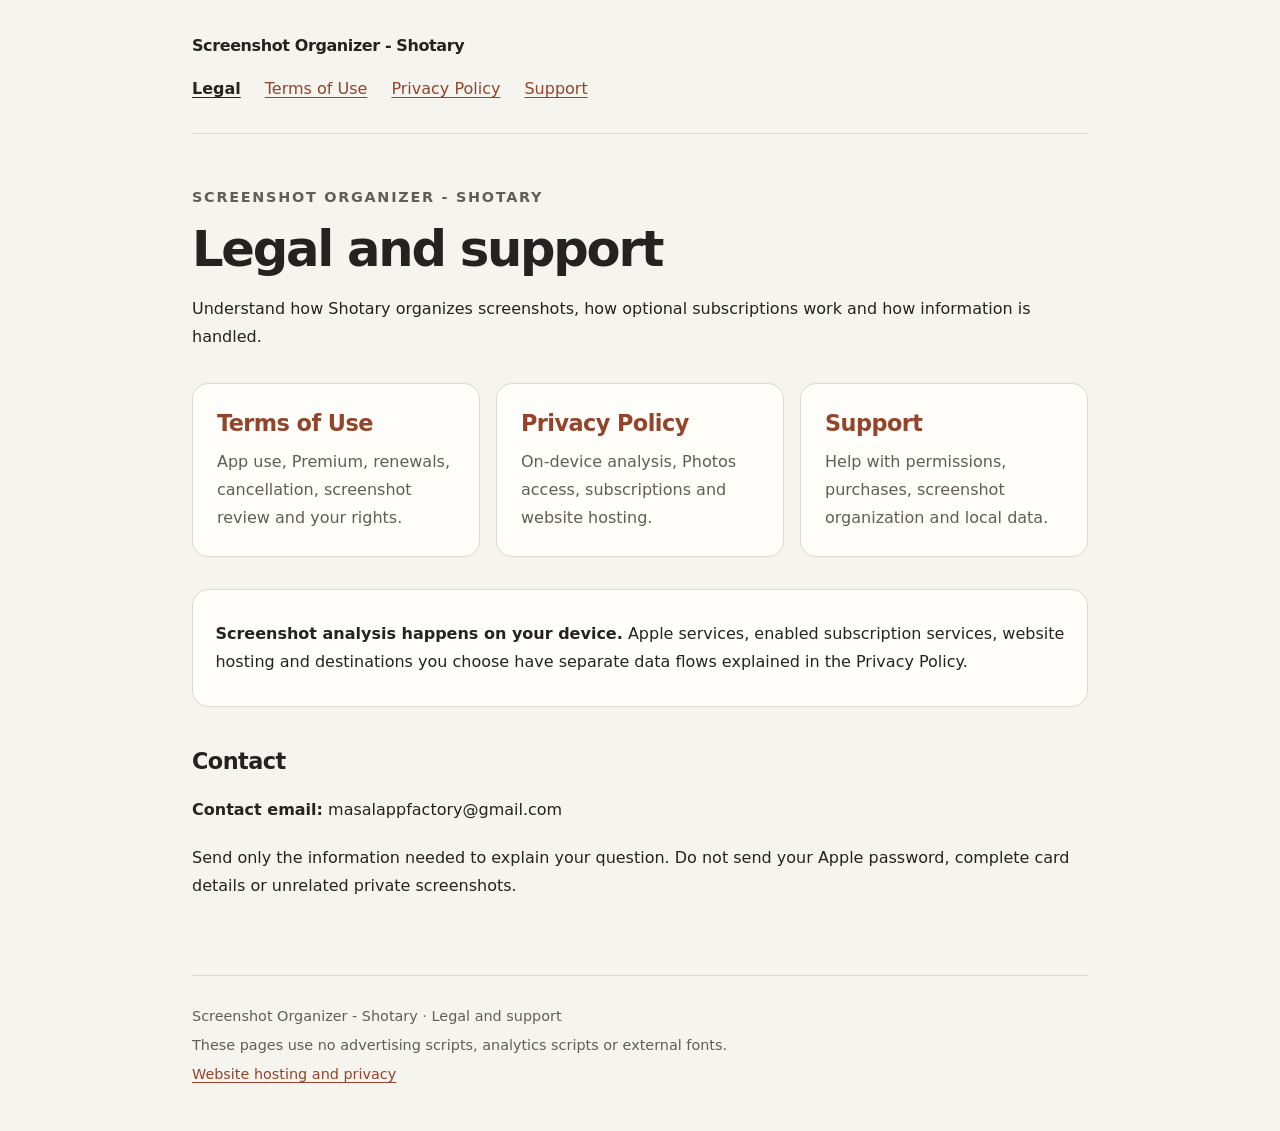
<file: index.html>
<!doctype html>
<html lang="en">
<head>
  <meta charset="utf-8">
  <meta name="viewport" content="width=device-width, initial-scale=1">
  <meta name="description" content="Official Terms of Use, Privacy Policy and support information for Screenshot Organizer - Shotary.">
  <meta name="referrer" content="no-referrer">
  <meta http-equiv="Content-Security-Policy" content="default-src 'none'; style-src 'self'; img-src 'self' data:; base-uri 'none'; form-action 'none'; object-src 'none'; upgrade-insecure-requests">
  <meta name="color-scheme" content="light">
  <title>Legal and support | Screenshot Organizer - Shotary</title>
  <link rel="stylesheet" href="assets/legal.css">
</head>
<body>
  <a class="skip-link" href="#main">Skip to content</a>
  <header class="site-header">
    <a class="brand" href="index.html">Screenshot Organizer - Shotary</a>
    <nav aria-label="Legal pages"><a href="index.html" aria-current="page">Legal</a><a href="terms-of-use.html">Terms of Use</a><a href="privacy-policy.html">Privacy Policy</a><a href="support.html">Support</a></nav>
  </header>
  <main id="main">
<p class="eyebrow">Screenshot Organizer - Shotary</p>
<h1>Legal and support</h1>
<p>Understand how Shotary organizes screenshots, how optional subscriptions work and how information is handled.</p>
<div class="cards">
<a class="card" href="terms-of-use.html"><h2>Terms of Use</h2><p>App use, Premium, renewals, cancellation, screenshot review and your rights.</p></a>
<a class="card" href="privacy-policy.html"><h2>Privacy Policy</h2><p>On-device analysis, Photos access, subscriptions and website hosting.</p></a>
<a class="card" href="support.html"><h2>Support</h2><p>Help with permissions, purchases, screenshot organization and local data.</p></a>
</div>
<div class="summary"><p><strong>Screenshot analysis happens on your device.</strong> Apple services, enabled subscription services, website hosting and destinations you choose have separate data flows explained in the Privacy Policy.</p></div>
<section id="contact"><h2>Contact</h2><p class="contact"><strong>Contact email:</strong> <span data-contact-email class="email-slot">masalappfactory@gmail.com</span></p><p>Send only the information needed to explain your question. Do not send your Apple password, complete card details or unrelated private screenshots.</p></section>
</main>
  <footer class="site-footer">
    <p>Screenshot Organizer - Shotary · Legal and support</p>
    <p>These pages use no advertising scripts, analytics scripts or external fonts.</p>
    <p><a href="privacy-policy.html#website">Website hosting and privacy</a></p>
  </footer>
</body>
</html>
</file>
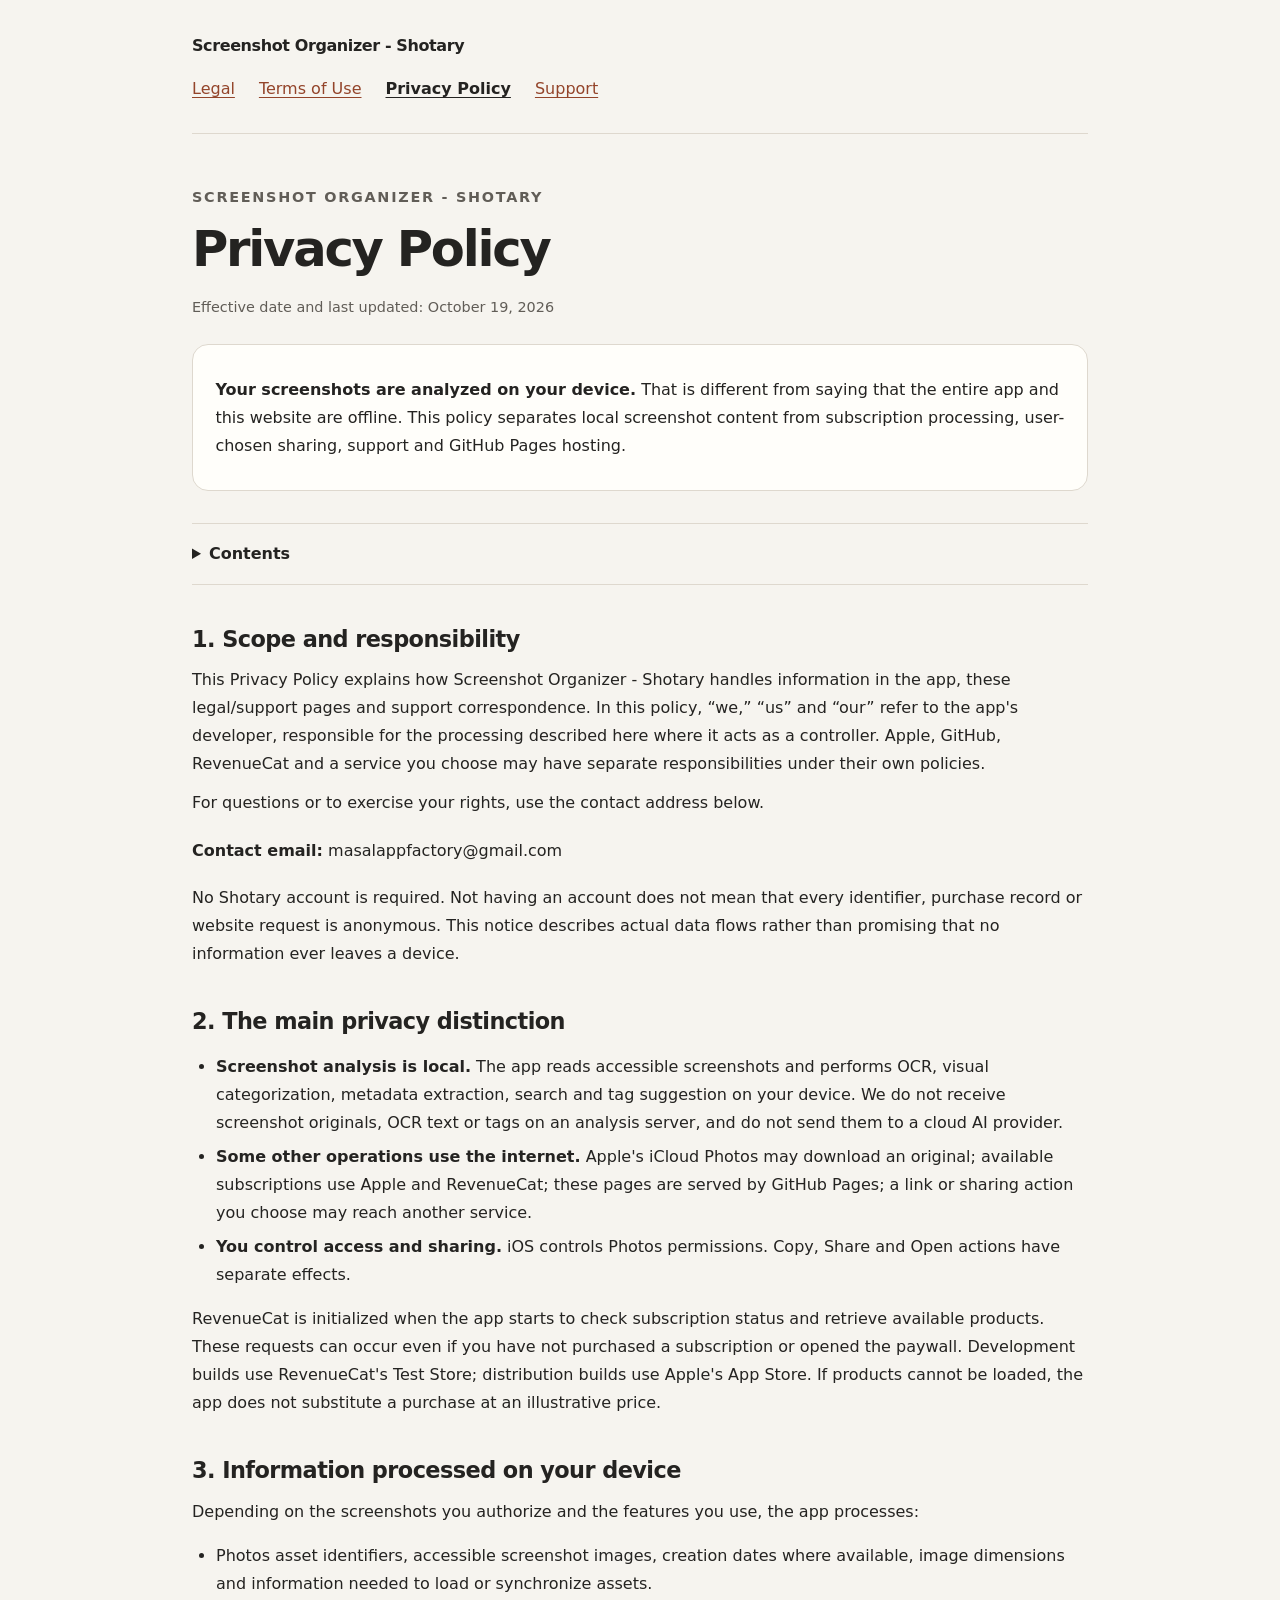
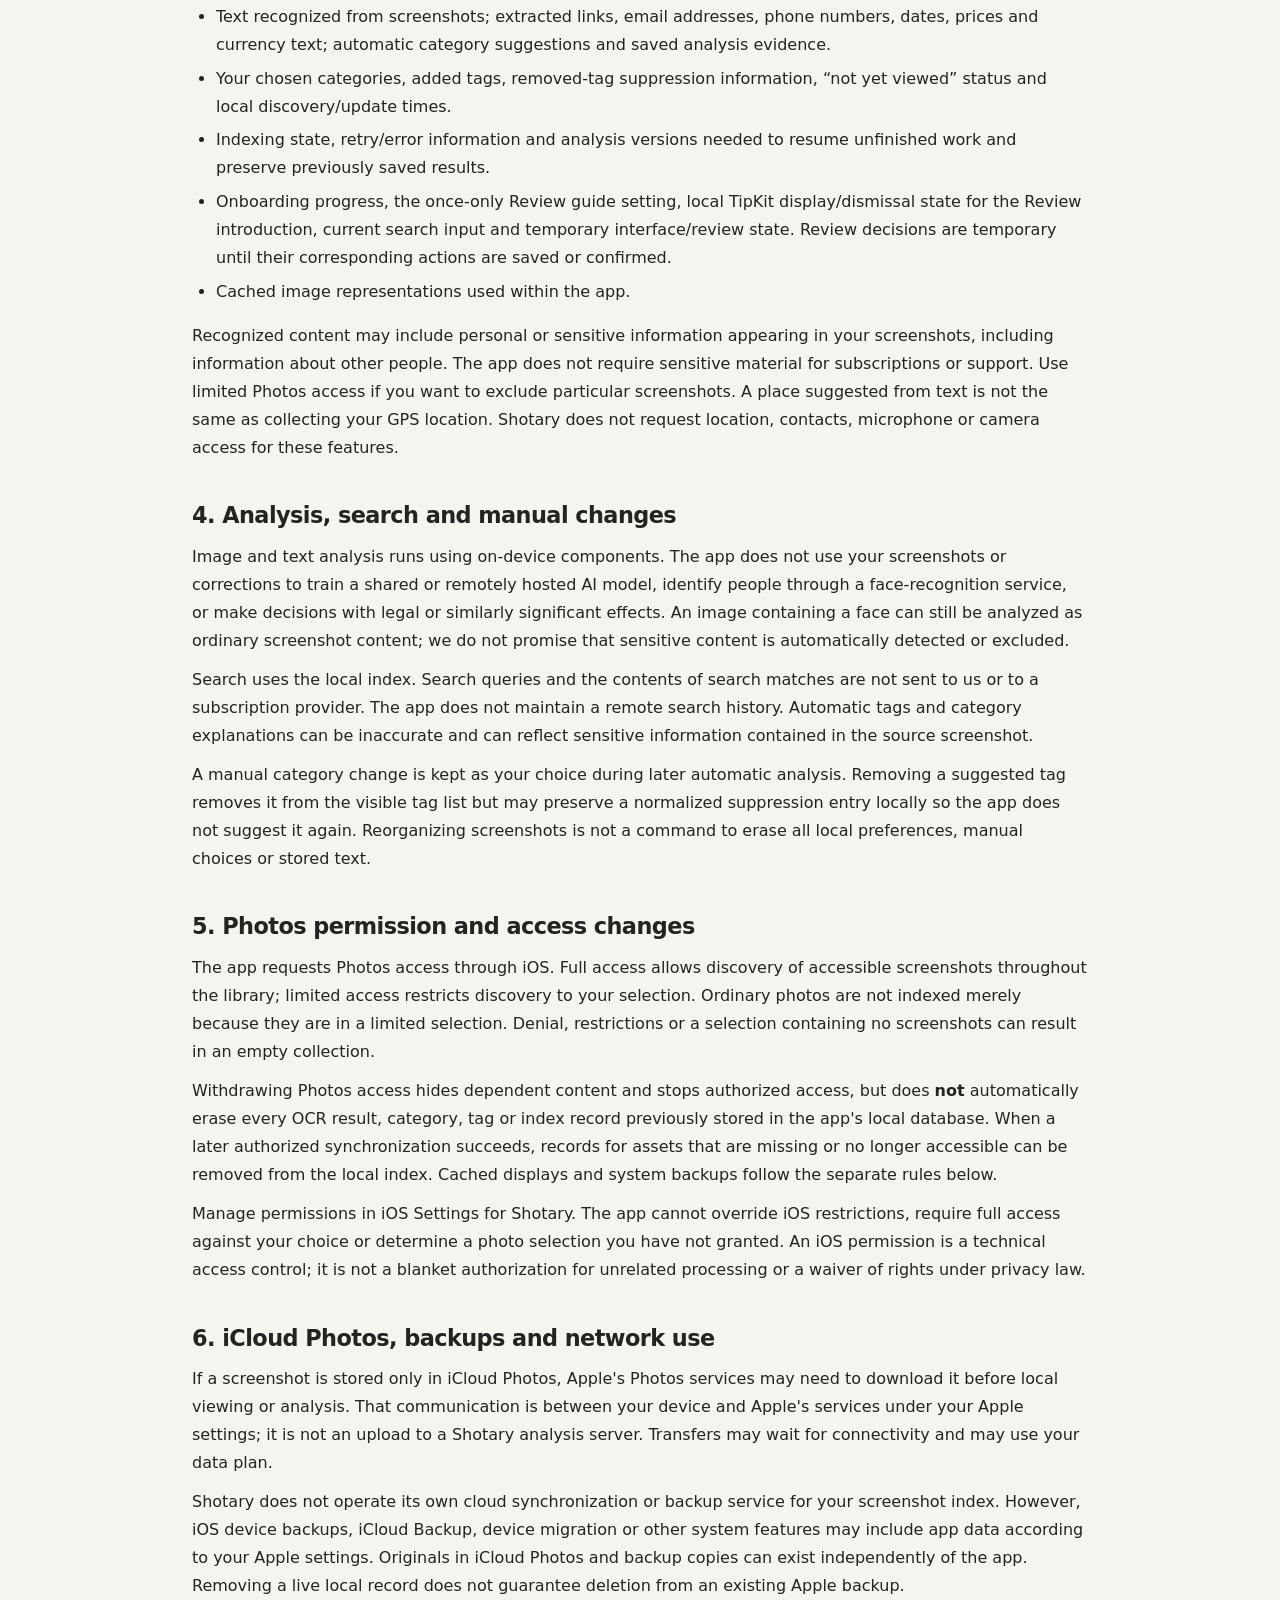
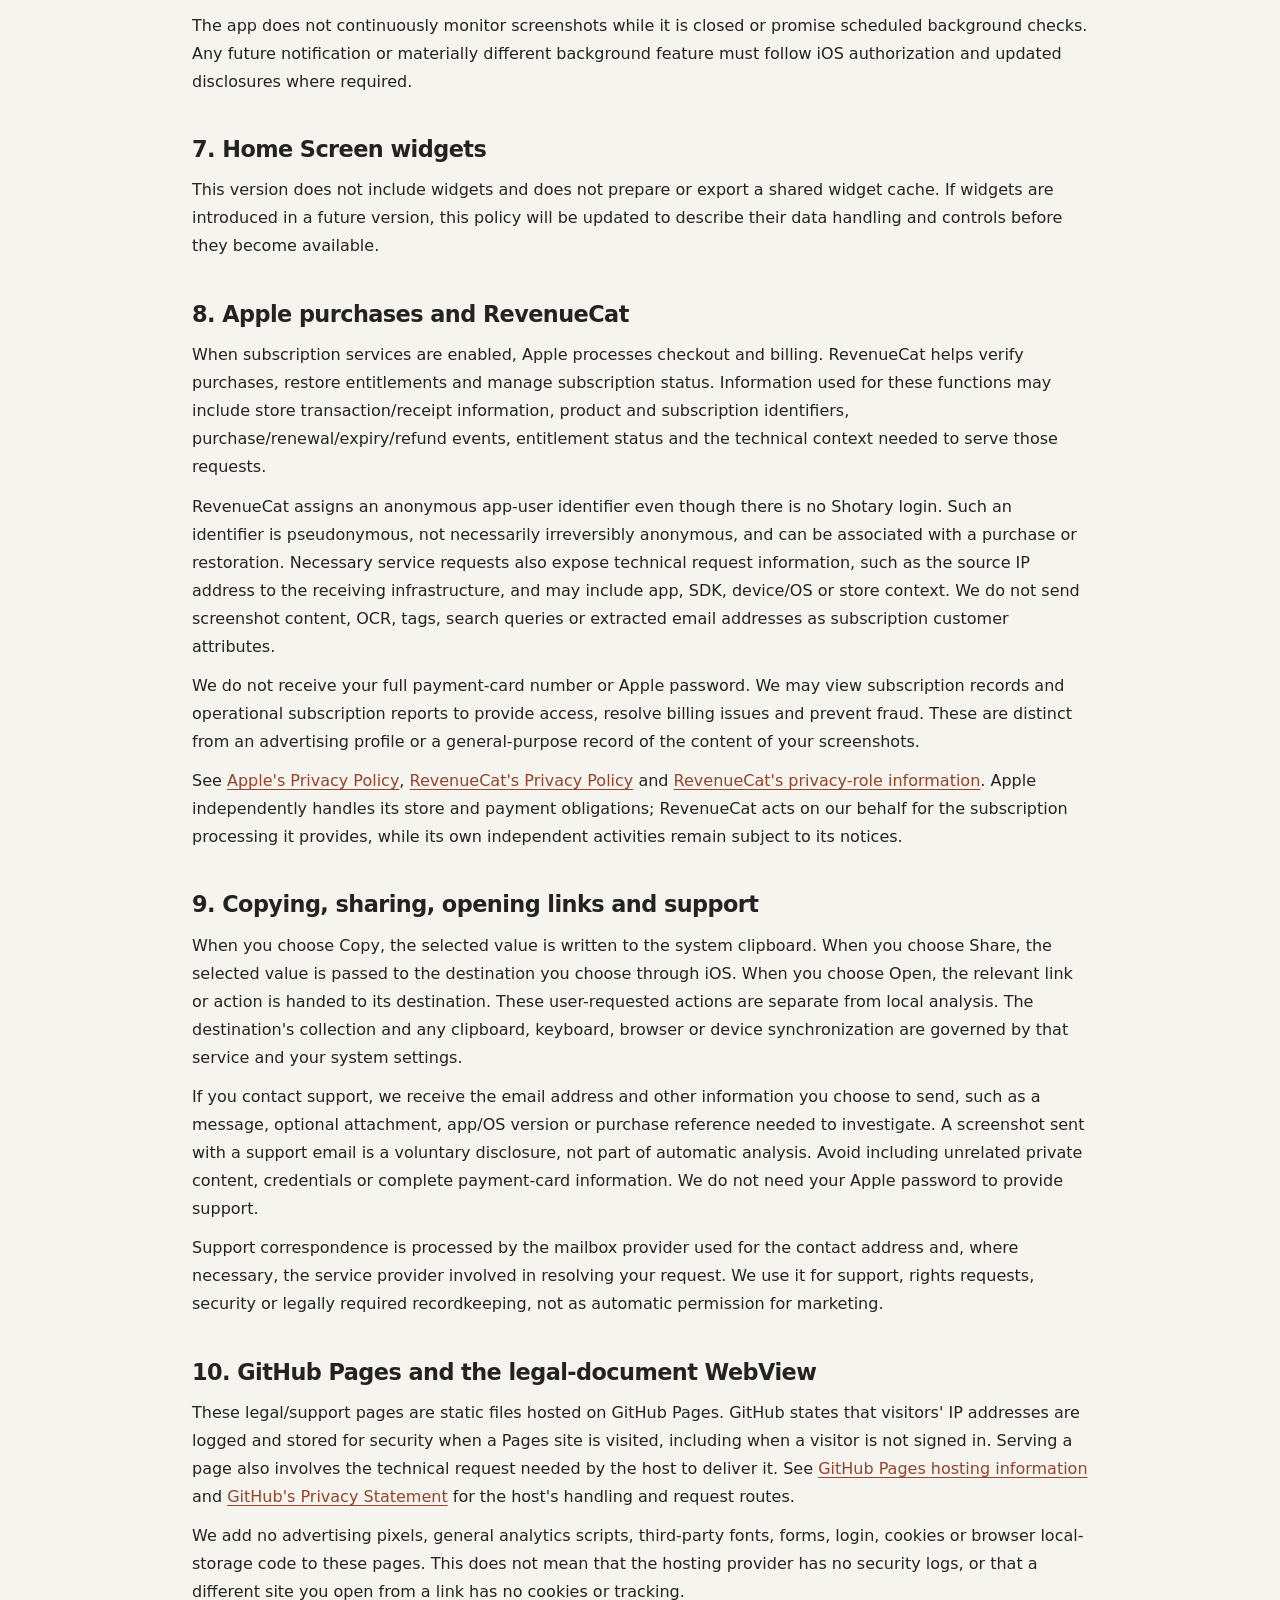
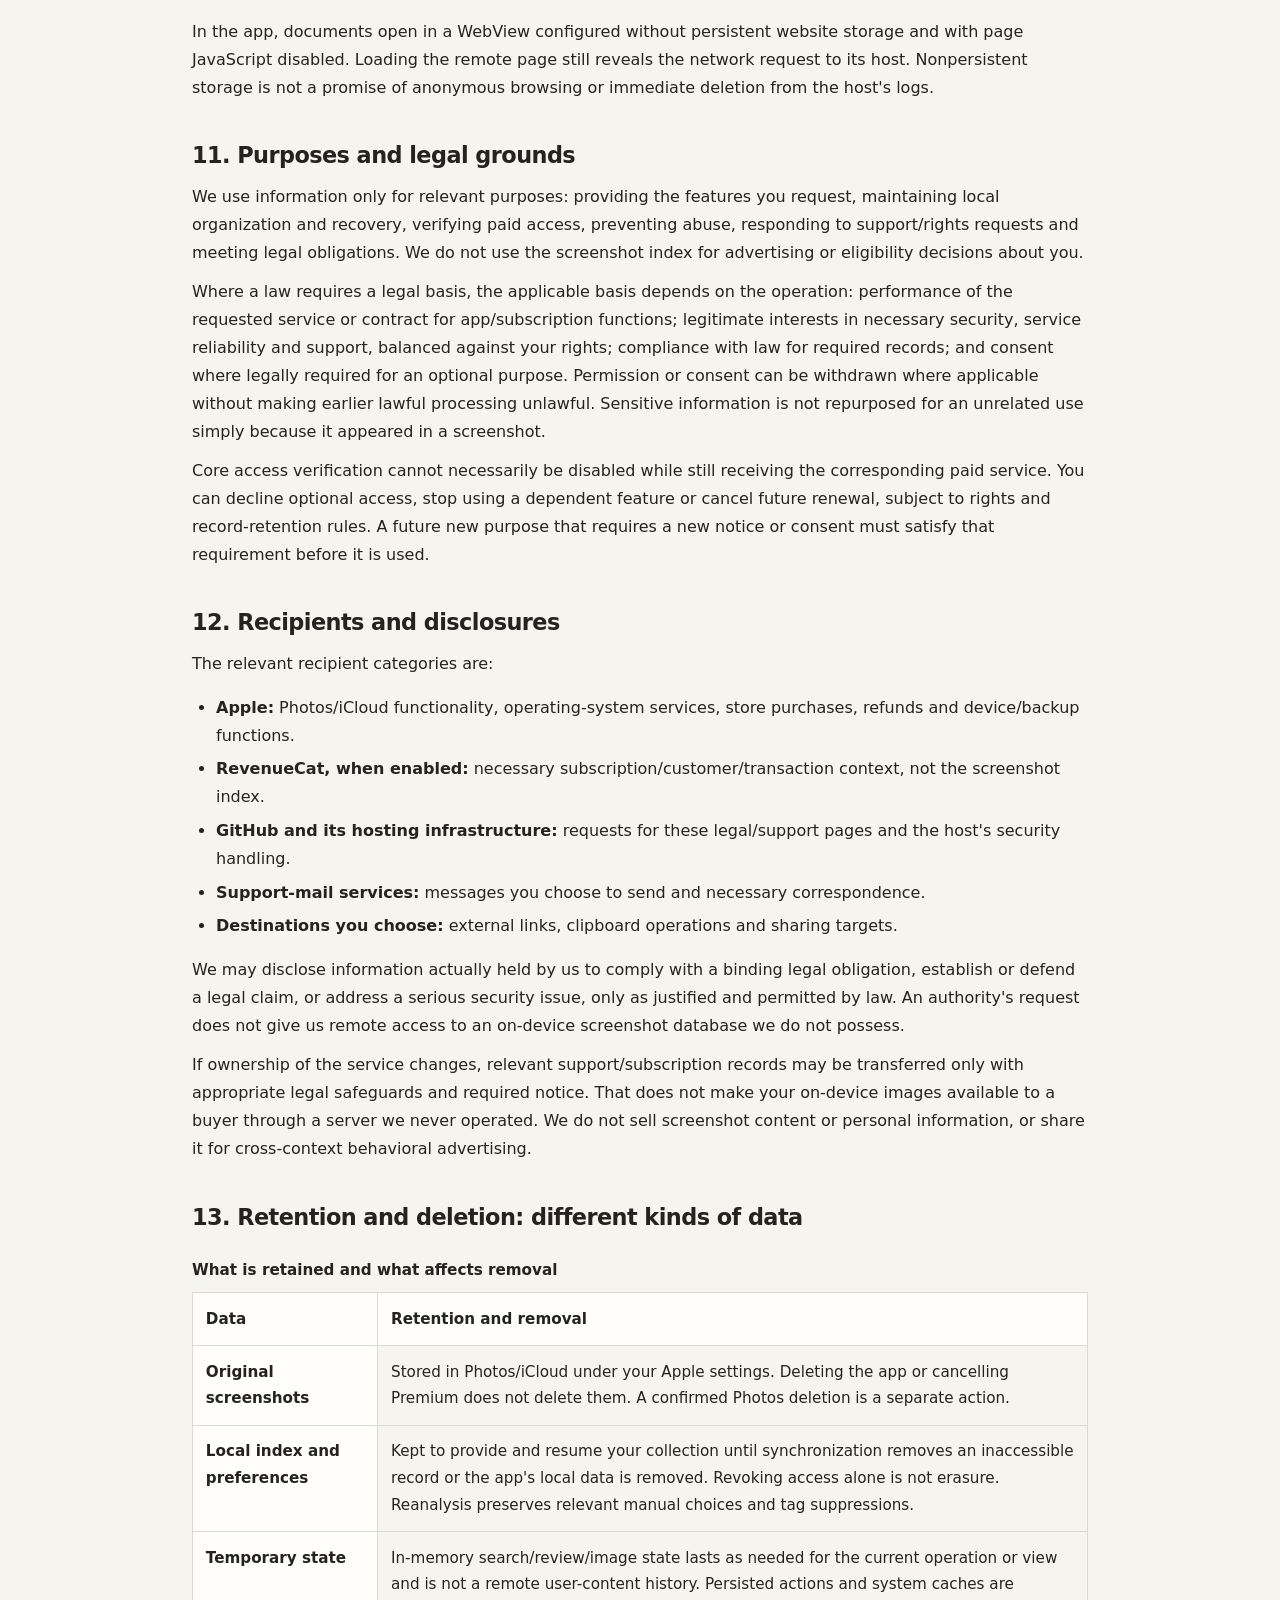
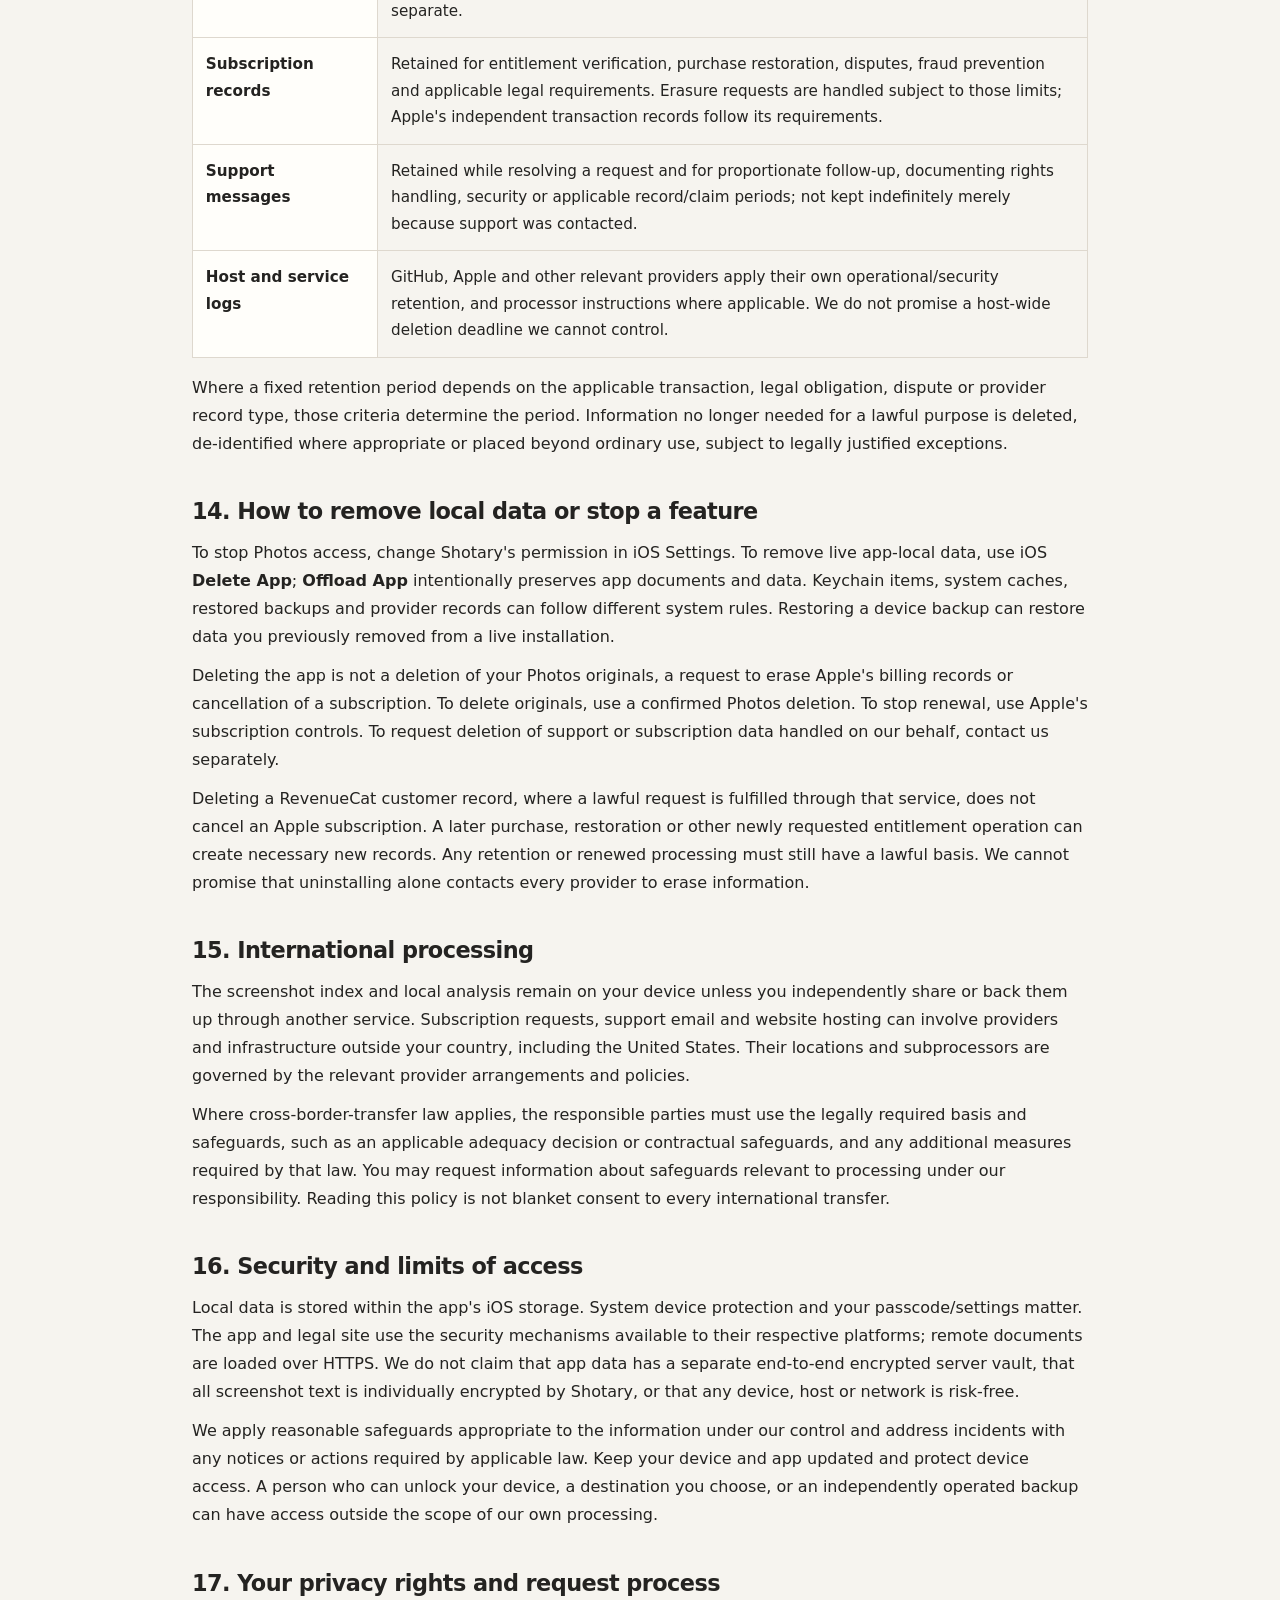
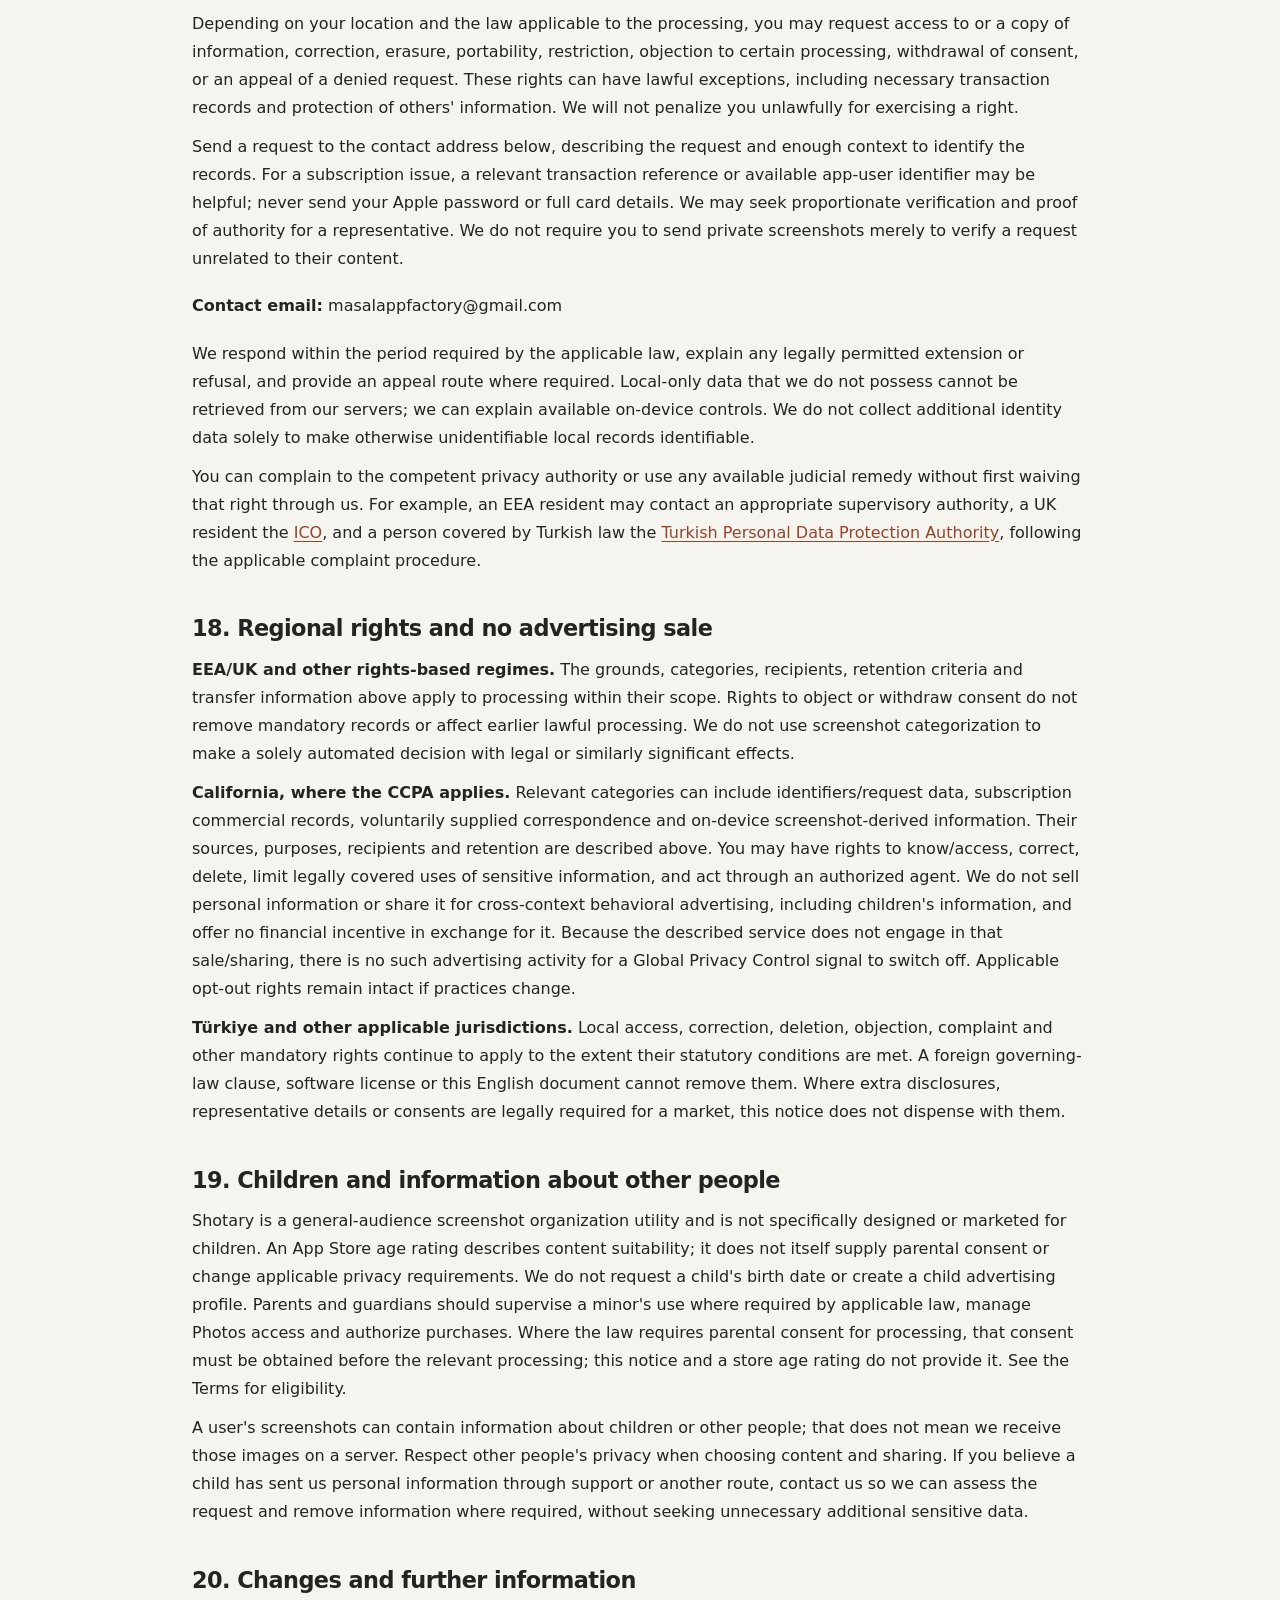
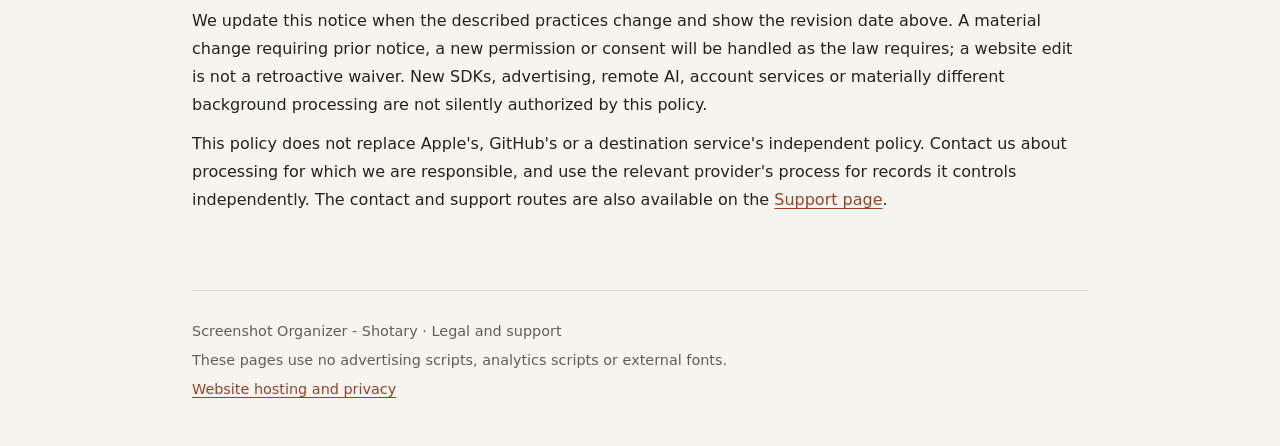
<file: privacy-policy.html>
<!doctype html>
<html lang="en">
<head>
  <meta charset="utf-8">
  <meta name="viewport" content="width=device-width, initial-scale=1">
  <meta name="description" content="Privacy for Screenshot Organizer - Shotary: local screenshot analysis, Photos access, subscriptions, GitHub Pages, retention and your rights.">
  <meta name="referrer" content="no-referrer">
  <meta http-equiv="Content-Security-Policy" content="default-src 'none'; style-src 'self'; img-src 'self' data:; base-uri 'none'; form-action 'none'; object-src 'none'; upgrade-insecure-requests">
  <meta name="color-scheme" content="light">
  <title>Privacy Policy | Screenshot Organizer - Shotary</title>
  <link rel="stylesheet" href="assets/legal.css">
</head>
<body>
  <a class="skip-link" href="#main">Skip to content</a>
  <header class="site-header">
    <a class="brand" href="index.html">Screenshot Organizer - Shotary</a>
    <nav aria-label="Legal pages"><a href="index.html">Legal</a><a href="terms-of-use.html">Terms of Use</a><a href="privacy-policy.html" aria-current="page">Privacy Policy</a><a href="support.html">Support</a></nav>
  </header>
  <main id="main"><p class="eyebrow">Screenshot Organizer - Shotary</p><h1>Privacy Policy</h1><p class="updated">Effective date and last updated: <time datetime="2026-10-19">October 19, 2026</time></p>
<div class="summary"><p><strong>Your screenshots are analyzed on your device.</strong> That is different from saying that the entire app and this website are offline. This policy separates local screenshot content from subscription processing, user-chosen sharing, support and GitHub Pages hosting.</p></div>
<details class="toc"><summary>Contents</summary><ol><li><a href="#scope">Scope and responsibility</a></li><li><a href="#overview">The main privacy distinction</a></li><li><a href="#local-data">Information processed on your device</a></li><li><a href="#analysis">Analysis, search and manual changes</a></li><li><a href="#permissions">Photos permission and access changes</a></li><li><a href="#icloud">iCloud Photos, backups and network use</a></li><li><a href="#widgets">Home Screen widgets</a></li><li><a href="#purchases">Apple purchases and RevenueCat</a></li><li><a href="#sharing">Copying, sharing, opening links and support</a></li><li><a href="#website">GitHub Pages and the legal-document WebView</a></li><li><a href="#purposes">Purposes and legal grounds</a></li><li><a href="#recipients">Recipients and disclosures</a></li><li><a href="#retention">Retention and deletion: different kinds of data</a></li><li><a href="#remove-data">How to remove local data or stop a feature</a></li><li><a href="#international">International processing</a></li><li><a href="#security">Security and limits of access</a></li><li><a href="#rights">Your privacy rights and request process</a></li><li><a href="#regional">Regional rights and no advertising sale</a></li><li><a href="#children">Children and information about other people</a></li><li><a href="#changes">Changes and further information</a></li></ol></details><section id="scope"><h2>1. Scope and responsibility</h2>
<p>This Privacy Policy explains how Screenshot Organizer - Shotary handles information in the app, these legal/support pages and support correspondence. In this policy, “we,” “us” and “our” refer to the app's developer, responsible for the processing described here where it acts as a controller. Apple, GitHub, RevenueCat and a service you choose may have separate responsibilities under their own policies.</p>
<p>For questions or to exercise your rights, use the contact address below.</p>
<p class="contact"><strong>Contact email:</strong> <span data-contact-email class="email-slot">masalappfactory@gmail.com</span></p>
<p>No Shotary account is required. Not having an account does not mean that every identifier, purchase record or website request is anonymous. This notice describes actual data flows rather than promising that no information ever leaves a device.</p>
</section><section id="overview"><h2>2. The main privacy distinction</h2>
<ul>
<li><strong>Screenshot analysis is local.</strong> The app reads accessible screenshots and performs OCR, visual categorization, metadata extraction, search and tag suggestion on your device. We do not receive screenshot originals, OCR text or tags on an analysis server, and do not send them to a cloud AI provider.</li>
<li><strong>Some other operations use the internet.</strong> Apple's iCloud Photos may download an original; available subscriptions use Apple and RevenueCat; these pages are served by GitHub Pages; a link or sharing action you choose may reach another service.</li>
<li><strong>You control access and sharing.</strong> iOS controls Photos permissions. Copy, Share and Open actions have separate effects.</li>
</ul>
<p>RevenueCat is initialized when the app starts to check subscription status and retrieve available products. These requests can occur even if you have not purchased a subscription or opened the paywall. Development builds use RevenueCat's Test Store; distribution builds use Apple's App Store. If products cannot be loaded, the app does not substitute a purchase at an illustrative price.</p>
</section><section id="local-data"><h2>3. Information processed on your device</h2>
<p>Depending on the screenshots you authorize and the features you use, the app processes:</p>
<ul>
<li>Photos asset identifiers, accessible screenshot images, creation dates where available, image dimensions and information needed to load or synchronize assets.</li>
<li>Text recognized from screenshots; extracted links, email addresses, phone numbers, dates, prices and currency text; automatic category suggestions and saved analysis evidence.</li>
<li>Your chosen categories, added tags, removed-tag suppression information, “not yet viewed” status and local discovery/update times.</li>
<li>Indexing state, retry/error information and analysis versions needed to resume unfinished work and preserve previously saved results.</li>
<li>Onboarding progress, the once-only Review guide setting, local TipKit display/dismissal state for the Review introduction, current search input and temporary interface/review state. Review decisions are temporary until their corresponding actions are saved or confirmed.</li>
<li>Cached image representations used within the app.</li>
</ul>
<p>Recognized content may include personal or sensitive information appearing in your screenshots, including information about other people. The app does not require sensitive material for subscriptions or support. Use limited Photos access if you want to exclude particular screenshots. A place suggested from text is not the same as collecting your GPS location. Shotary does not request location, contacts, microphone or camera access for these features.</p>
</section><section id="analysis"><h2>4. Analysis, search and manual changes</h2>
<p>Image and text analysis runs using on-device components. The app does not use your screenshots or corrections to train a shared or remotely hosted AI model, identify people through a face-recognition service, or make decisions with legal or similarly significant effects. An image containing a face can still be analyzed as ordinary screenshot content; we do not promise that sensitive content is automatically detected or excluded.</p>
<p>Search uses the local index. Search queries and the contents of search matches are not sent to us or to a subscription provider. The app does not maintain a remote search history. Automatic tags and category explanations can be inaccurate and can reflect sensitive information contained in the source screenshot.</p>
<p>A manual category change is kept as your choice during later automatic analysis. Removing a suggested tag removes it from the visible tag list but may preserve a normalized suppression entry locally so the app does not suggest it again. Reorganizing screenshots is not a command to erase all local preferences, manual choices or stored text.</p>
</section><section id="permissions"><h2>5. Photos permission and access changes</h2>
<p>The app requests Photos access through iOS. Full access allows discovery of accessible screenshots throughout the library; limited access restricts discovery to your selection. Ordinary photos are not indexed merely because they are in a limited selection. Denial, restrictions or a selection containing no screenshots can result in an empty collection.</p>
<p>Withdrawing Photos access hides dependent content and stops authorized access, but does <strong>not</strong> automatically erase every OCR result, category, tag or index record previously stored in the app's local database. When a later authorized synchronization succeeds, records for assets that are missing or no longer accessible can be removed from the local index. Cached displays and system backups follow the separate rules below.</p>
<p>Manage permissions in iOS Settings for Shotary. The app cannot override iOS restrictions, require full access against your choice or determine a photo selection you have not granted. An iOS permission is a technical access control; it is not a blanket authorization for unrelated processing or a waiver of rights under privacy law.</p>
</section><section id="icloud"><h2>6. iCloud Photos, backups and network use</h2>
<p>If a screenshot is stored only in iCloud Photos, Apple's Photos services may need to download it before local viewing or analysis. That communication is between your device and Apple's services under your Apple settings; it is not an upload to a Shotary analysis server. Transfers may wait for connectivity and may use your data plan.</p>
<p>Shotary does not operate its own cloud synchronization or backup service for your screenshot index. However, iOS device backups, iCloud Backup, device migration or other system features may include app data according to your Apple settings. Originals in iCloud Photos and backup copies can exist independently of the app. Removing a live local record does not guarantee deletion from an existing Apple backup.</p>
<p>The app does not continuously monitor screenshots while it is closed or promise scheduled background checks. Any future notification or materially different background feature must follow iOS authorization and updated disclosures where required.</p>
</section><section id="widgets"><h2>7. Home Screen widgets</h2>
<p>This version does not include widgets and does not prepare or export a shared widget cache. If widgets are introduced in a future version, this policy will be updated to describe their data handling and controls before they become available.</p>
</section><section id="purchases"><h2>8. Apple purchases and RevenueCat</h2>
<p>When subscription services are enabled, Apple processes checkout and billing. RevenueCat helps verify purchases, restore entitlements and manage subscription status. Information used for these functions may include store transaction/receipt information, product and subscription identifiers, purchase/renewal/expiry/refund events, entitlement status and the technical context needed to serve those requests.</p>
<p>RevenueCat assigns an anonymous app-user identifier even though there is no Shotary login. Such an identifier is pseudonymous, not necessarily irreversibly anonymous, and can be associated with a purchase or restoration. Necessary service requests also expose technical request information, such as the source IP address to the receiving infrastructure, and may include app, SDK, device/OS or store context. We do not send screenshot content, OCR, tags, search queries or extracted email addresses as subscription customer attributes.</p>
<p>We do not receive your full payment-card number or Apple password. We may view subscription records and operational subscription reports to provide access, resolve billing issues and prevent fraud. These are distinct from an advertising profile or a general-purpose record of the content of your screenshots.</p>
<p>See <a href="https://www.apple.com/legal/privacy/">Apple's Privacy Policy</a>, <a href="https://www.revenuecat.com/privacy">RevenueCat's Privacy Policy</a> and <a href="https://www.revenuecat.com/gdpr">RevenueCat's privacy-role information</a>. Apple independently handles its store and payment obligations; RevenueCat acts on our behalf for the subscription processing it provides, while its own independent activities remain subject to its notices.</p>
</section><section id="sharing"><h2>9. Copying, sharing, opening links and support</h2>
<p>When you choose Copy, the selected value is written to the system clipboard. When you choose Share, the selected value is passed to the destination you choose through iOS. When you choose Open, the relevant link or action is handed to its destination. These user-requested actions are separate from local analysis. The destination's collection and any clipboard, keyboard, browser or device synchronization are governed by that service and your system settings.</p>
<p>If you contact support, we receive the email address and other information you choose to send, such as a message, optional attachment, app/OS version or purchase reference needed to investigate. A screenshot sent with a support email is a voluntary disclosure, not part of automatic analysis. Avoid including unrelated private content, credentials or complete payment-card information. We do not need your Apple password to provide support.</p>
<p>Support correspondence is processed by the mailbox provider used for the contact address and, where necessary, the service provider involved in resolving your request. We use it for support, rights requests, security or legally required recordkeeping, not as automatic permission for marketing.</p>
</section><section id="website"><h2>10. GitHub Pages and the legal-document WebView</h2>
<p>These legal/support pages are static files hosted on GitHub Pages. GitHub states that visitors' IP addresses are logged and stored for security when a Pages site is visited, including when a visitor is not signed in. Serving a page also involves the technical request needed by the host to deliver it. See <a href="https://docs.github.com/en/pages/getting-started-with-github-pages/what-is-github-pages">GitHub Pages hosting information</a> and <a href="https://docs.github.com/en/site-policy/privacy-policies/github-general-privacy-statement">GitHub's Privacy Statement</a> for the host's handling and request routes.</p>
<p>We add no advertising pixels, general analytics scripts, third-party fonts, forms, login, cookies or browser local-storage code to these pages. This does not mean that the hosting provider has no security logs, or that a different site you open from a link has no cookies or tracking.</p>
<p>In the app, documents open in a WebView configured without persistent website storage and with page JavaScript disabled. Loading the remote page still reveals the network request to its host. Nonpersistent storage is not a promise of anonymous browsing or immediate deletion from the host's logs.</p>
</section><section id="purposes"><h2>11. Purposes and legal grounds</h2>
<p>We use information only for relevant purposes: providing the features you request, maintaining local organization and recovery, verifying paid access, preventing abuse, responding to support/rights requests and meeting legal obligations. We do not use the screenshot index for advertising or eligibility decisions about you.</p>
<p>Where a law requires a legal basis, the applicable basis depends on the operation: performance of the requested service or contract for app/subscription functions; legitimate interests in necessary security, service reliability and support, balanced against your rights; compliance with law for required records; and consent where legally required for an optional purpose. Permission or consent can be withdrawn where applicable without making earlier lawful processing unlawful. Sensitive information is not repurposed for an unrelated use simply because it appeared in a screenshot.</p>
<p>Core access verification cannot necessarily be disabled while still receiving the corresponding paid service. You can decline optional access, stop using a dependent feature or cancel future renewal, subject to rights and record-retention rules. A future new purpose that requires a new notice or consent must satisfy that requirement before it is used.</p>
</section><section id="recipients"><h2>12. Recipients and disclosures</h2>
<p>The relevant recipient categories are:</p>
<ul>
<li><strong>Apple:</strong> Photos/iCloud functionality, operating-system services, store purchases, refunds and device/backup functions.</li>
<li><strong>RevenueCat, when enabled:</strong> necessary subscription/customer/transaction context, not the screenshot index.</li>
<li><strong>GitHub and its hosting infrastructure:</strong> requests for these legal/support pages and the host's security handling.</li>
<li><strong>Support-mail services:</strong> messages you choose to send and necessary correspondence.</li>
<li><strong>Destinations you choose:</strong> external links, clipboard operations and sharing targets.</li>
</ul>
<p>We may disclose information actually held by us to comply with a binding legal obligation, establish or defend a legal claim, or address a serious security issue, only as justified and permitted by law. An authority's request does not give us remote access to an on-device screenshot database we do not possess.</p>
<p>If ownership of the service changes, relevant support/subscription records may be transferred only with appropriate legal safeguards and required notice. That does not make your on-device images available to a buyer through a server we never operated. We do not sell screenshot content or personal information, or share it for cross-context behavioral advertising.</p>
</section><section id="retention"><h2>13. Retention and deletion: different kinds of data</h2>
<div class="table-wrap"><table><caption>What is retained and what affects removal</caption><thead><tr><th scope="col">Data</th><th scope="col">Retention and removal</th></tr></thead><tbody>
<tr><th scope="row">Original screenshots</th><td>Stored in Photos/iCloud under your Apple settings. Deleting the app or cancelling Premium does not delete them. A confirmed Photos deletion is a separate action.</td></tr>
<tr><th scope="row">Local index and preferences</th><td>Kept to provide and resume your collection until synchronization removes an inaccessible record or the app's local data is removed. Revoking access alone is not erasure. Reanalysis preserves relevant manual choices and tag suppressions.</td></tr>
<tr><th scope="row">Temporary state</th><td>In-memory search/review/image state lasts as needed for the current operation or view and is not a remote user-content history. Persisted actions and system caches are separate.</td></tr>
<tr><th scope="row">Subscription records</th><td>Retained for entitlement verification, purchase restoration, disputes, fraud prevention and applicable legal requirements. Erasure requests are handled subject to those limits; Apple's independent transaction records follow its requirements.</td></tr>
<tr><th scope="row">Support messages</th><td>Retained while resolving a request and for proportionate follow-up, documenting rights handling, security or applicable record/claim periods; not kept indefinitely merely because support was contacted.</td></tr>
<tr><th scope="row">Host and service logs</th><td>GitHub, Apple and other relevant providers apply their own operational/security retention, and processor instructions where applicable. We do not promise a host-wide deletion deadline we cannot control.</td></tr>
</tbody></table></div>
<p>Where a fixed retention period depends on the applicable transaction, legal obligation, dispute or provider record type, those criteria determine the period. Information no longer needed for a lawful purpose is deleted, de-identified where appropriate or placed beyond ordinary use, subject to legally justified exceptions.</p>
</section><section id="remove-data"><h2>14. How to remove local data or stop a feature</h2>
<p>To stop Photos access, change Shotary's permission in iOS Settings. To remove live app-local data, use iOS <strong>Delete App</strong>; <strong>Offload App</strong> intentionally preserves app documents and data. Keychain items, system caches, restored backups and provider records can follow different system rules. Restoring a device backup can restore data you previously removed from a live installation.</p>
<p>Deleting the app is not a deletion of your Photos originals, a request to erase Apple's billing records or cancellation of a subscription. To delete originals, use a confirmed Photos deletion. To stop renewal, use Apple's subscription controls. To request deletion of support or subscription data handled on our behalf, contact us separately.</p>
<p>Deleting a RevenueCat customer record, where a lawful request is fulfilled through that service, does not cancel an Apple subscription. A later purchase, restoration or other newly requested entitlement operation can create necessary new records. Any retention or renewed processing must still have a lawful basis. We cannot promise that uninstalling alone contacts every provider to erase information.</p>
</section><section id="international"><h2>15. International processing</h2>
<p>The screenshot index and local analysis remain on your device unless you independently share or back them up through another service. Subscription requests, support email and website hosting can involve providers and infrastructure outside your country, including the United States. Their locations and subprocessors are governed by the relevant provider arrangements and policies.</p>
<p>Where cross-border-transfer law applies, the responsible parties must use the legally required basis and safeguards, such as an applicable adequacy decision or contractual safeguards, and any additional measures required by that law. You may request information about safeguards relevant to processing under our responsibility. Reading this policy is not blanket consent to every international transfer.</p>
</section><section id="security"><h2>16. Security and limits of access</h2>
<p>Local data is stored within the app's iOS storage. System device protection and your passcode/settings matter. The app and legal site use the security mechanisms available to their respective platforms; remote documents are loaded over HTTPS. We do not claim that app data has a separate end-to-end encrypted server vault, that all screenshot text is individually encrypted by Shotary, or that any device, host or network is risk-free.</p>
<p>We apply reasonable safeguards appropriate to the information under our control and address incidents with any notices or actions required by applicable law. Keep your device and app updated and protect device access. A person who can unlock your device, a destination you choose, or an independently operated backup can have access outside the scope of our own processing.</p>
</section><section id="rights"><h2>17. Your privacy rights and request process</h2>
<p>Depending on your location and the law applicable to the processing, you may request access to or a copy of information, correction, erasure, portability, restriction, objection to certain processing, withdrawal of consent, or an appeal of a denied request. These rights can have lawful exceptions, including necessary transaction records and protection of others' information. We will not penalize you unlawfully for exercising a right.</p>
<p>Send a request to the contact address below, describing the request and enough context to identify the records. For a subscription issue, a relevant transaction reference or available app-user identifier may be helpful; never send your Apple password or full card details. We may seek proportionate verification and proof of authority for a representative. We do not require you to send private screenshots merely to verify a request unrelated to their content.</p>
<p class="contact"><strong>Contact email:</strong> <span data-contact-email class="email-slot">masalappfactory@gmail.com</span></p>
<p>We respond within the period required by the applicable law, explain any legally permitted extension or refusal, and provide an appeal route where required. Local-only data that we do not possess cannot be retrieved from our servers; we can explain available on-device controls. We do not collect additional identity data solely to make otherwise unidentifiable local records identifiable.</p>
<p>You can complain to the competent privacy authority or use any available judicial remedy without first waiving that right through us. For example, an EEA resident may contact an appropriate supervisory authority, a UK resident the <a href="https://ico.org.uk/for-the-public/">ICO</a>, and a person covered by Turkish law the <a href="https://www.kvkk.gov.tr/">Turkish Personal Data Protection Authority</a>, following the applicable complaint procedure.</p>
</section><section id="regional"><h2>18. Regional rights and no advertising sale</h2>
<p><strong>EEA/UK and other rights-based regimes.</strong> The grounds, categories, recipients, retention criteria and transfer information above apply to processing within their scope. Rights to object or withdraw consent do not remove mandatory records or affect earlier lawful processing. We do not use screenshot categorization to make a solely automated decision with legal or similarly significant effects.</p>
<p><strong>California, where the CCPA applies.</strong> Relevant categories can include identifiers/request data, subscription commercial records, voluntarily supplied correspondence and on-device screenshot-derived information. Their sources, purposes, recipients and retention are described above. You may have rights to know/access, correct, delete, limit legally covered uses of sensitive information, and act through an authorized agent. We do not sell personal information or share it for cross-context behavioral advertising, including children's information, and offer no financial incentive in exchange for it. Because the described service does not engage in that sale/sharing, there is no such advertising activity for a Global Privacy Control signal to switch off. Applicable opt-out rights remain intact if practices change.</p>
<p><strong>Türkiye and other applicable jurisdictions.</strong> Local access, correction, deletion, objection, complaint and other mandatory rights continue to apply to the extent their statutory conditions are met. A foreign governing-law clause, software license or this English document cannot remove them. Where extra disclosures, representative details or consents are legally required for a market, this notice does not dispense with them.</p>
</section><section id="children"><h2>19. Children and information about other people</h2>
<p>Shotary is a general-audience screenshot organization utility and is not specifically designed or marketed for children. An App Store age rating describes content suitability; it does not itself supply parental consent or change applicable privacy requirements. We do not request a child's birth date or create a child advertising profile. Parents and guardians should supervise a minor's use where required by applicable law, manage Photos access and authorize purchases. Where the law requires parental consent for processing, that consent must be obtained before the relevant processing; this notice and a store age rating do not provide it. See the Terms for eligibility.</p>
<p>A user's screenshots can contain information about children or other people; that does not mean we receive those images on a server. Respect other people's privacy when choosing content and sharing. If you believe a child has sent us personal information through support or another route, contact us so we can assess the request and remove information where required, without seeking unnecessary additional sensitive data.</p>
</section><section id="changes"><h2>20. Changes and further information</h2>
<p>We update this notice when the described practices change and show the revision date above. A material change requiring prior notice, a new permission or consent will be handled as the law requires; a website edit is not a retroactive waiver. New SDKs, advertising, remote AI, account services or materially different background processing are not silently authorized by this policy.</p>
<p>This policy does not replace Apple's, GitHub's or a destination service's independent policy. Contact us about processing for which we are responsible, and use the relevant provider's process for records it controls independently. The contact and support routes are also available on the <a href="support.html">Support page</a>.</p>
</section></main>
  <footer class="site-footer">
    <p>Screenshot Organizer - Shotary · Legal and support</p>
    <p>These pages use no advertising scripts, analytics scripts or external fonts.</p>
    <p><a href="privacy-policy.html#website">Website hosting and privacy</a></p>
  </footer>
</body>
</html>
</file>
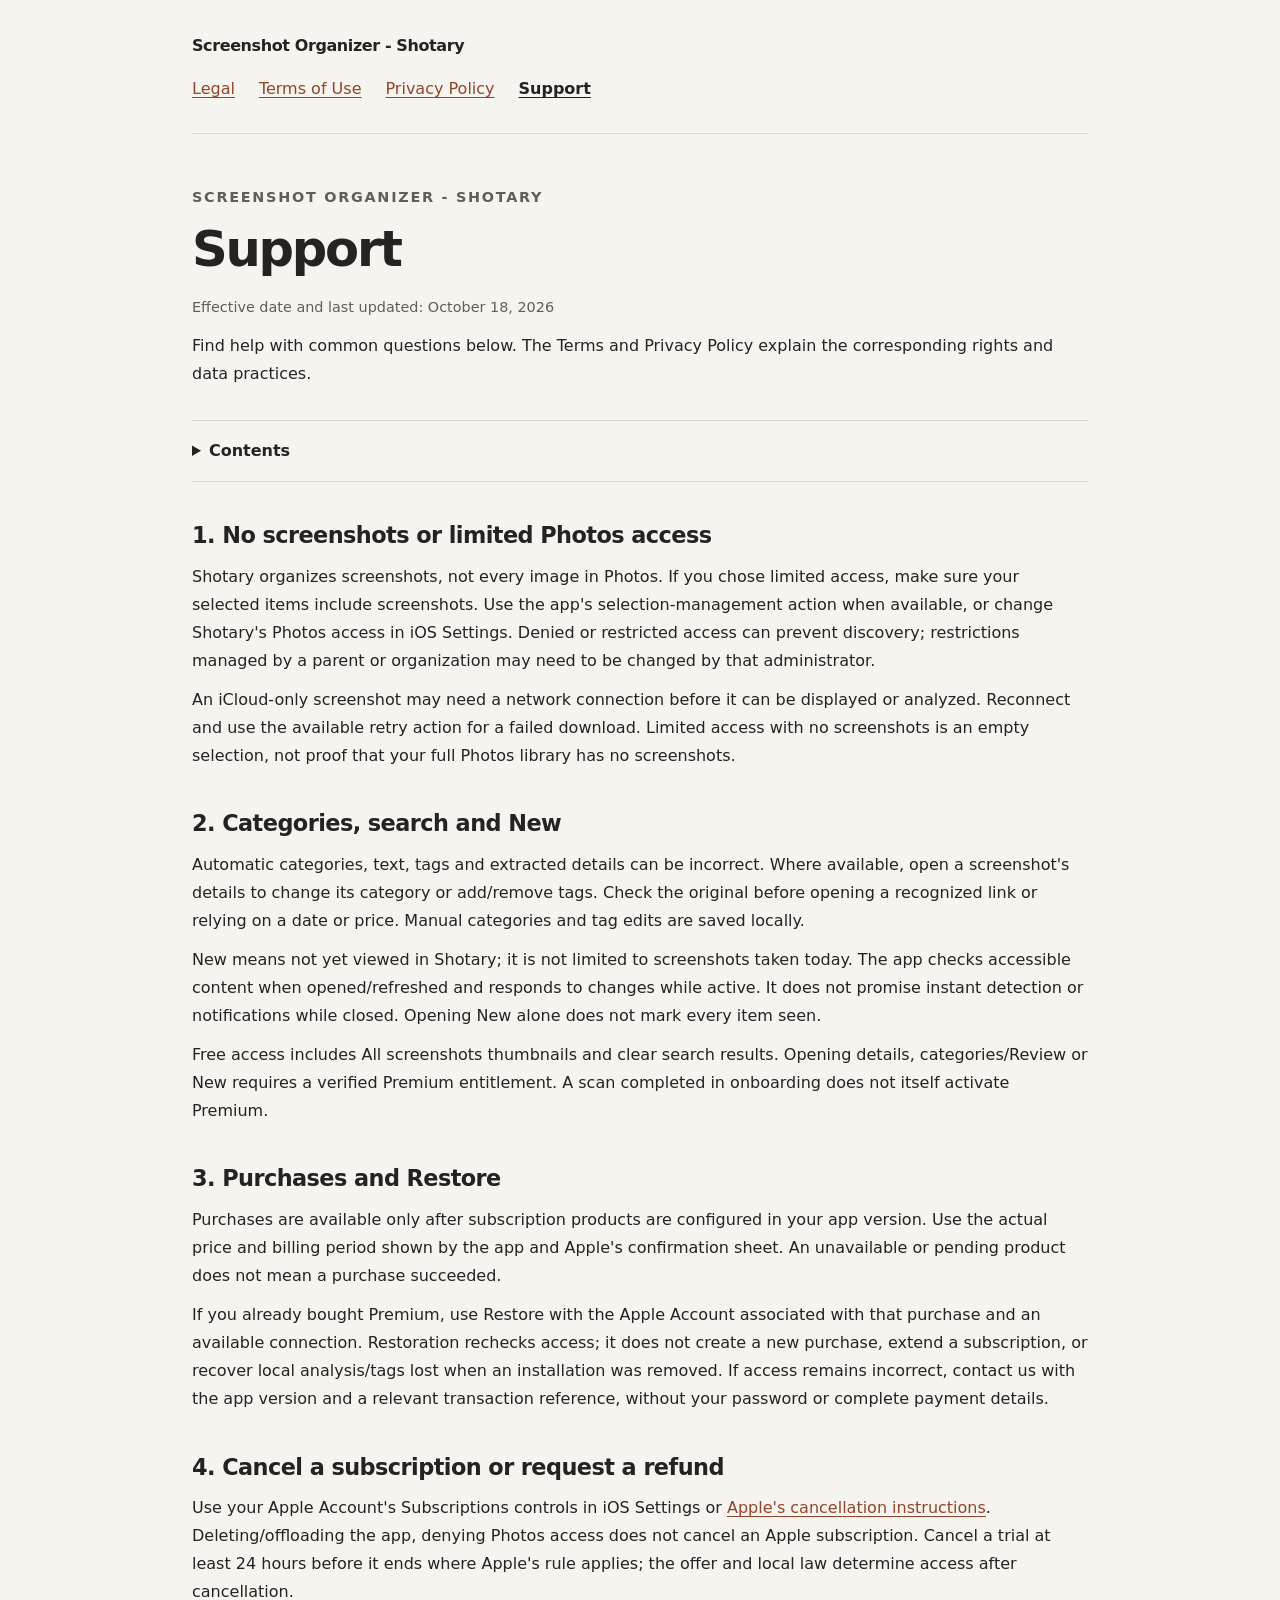
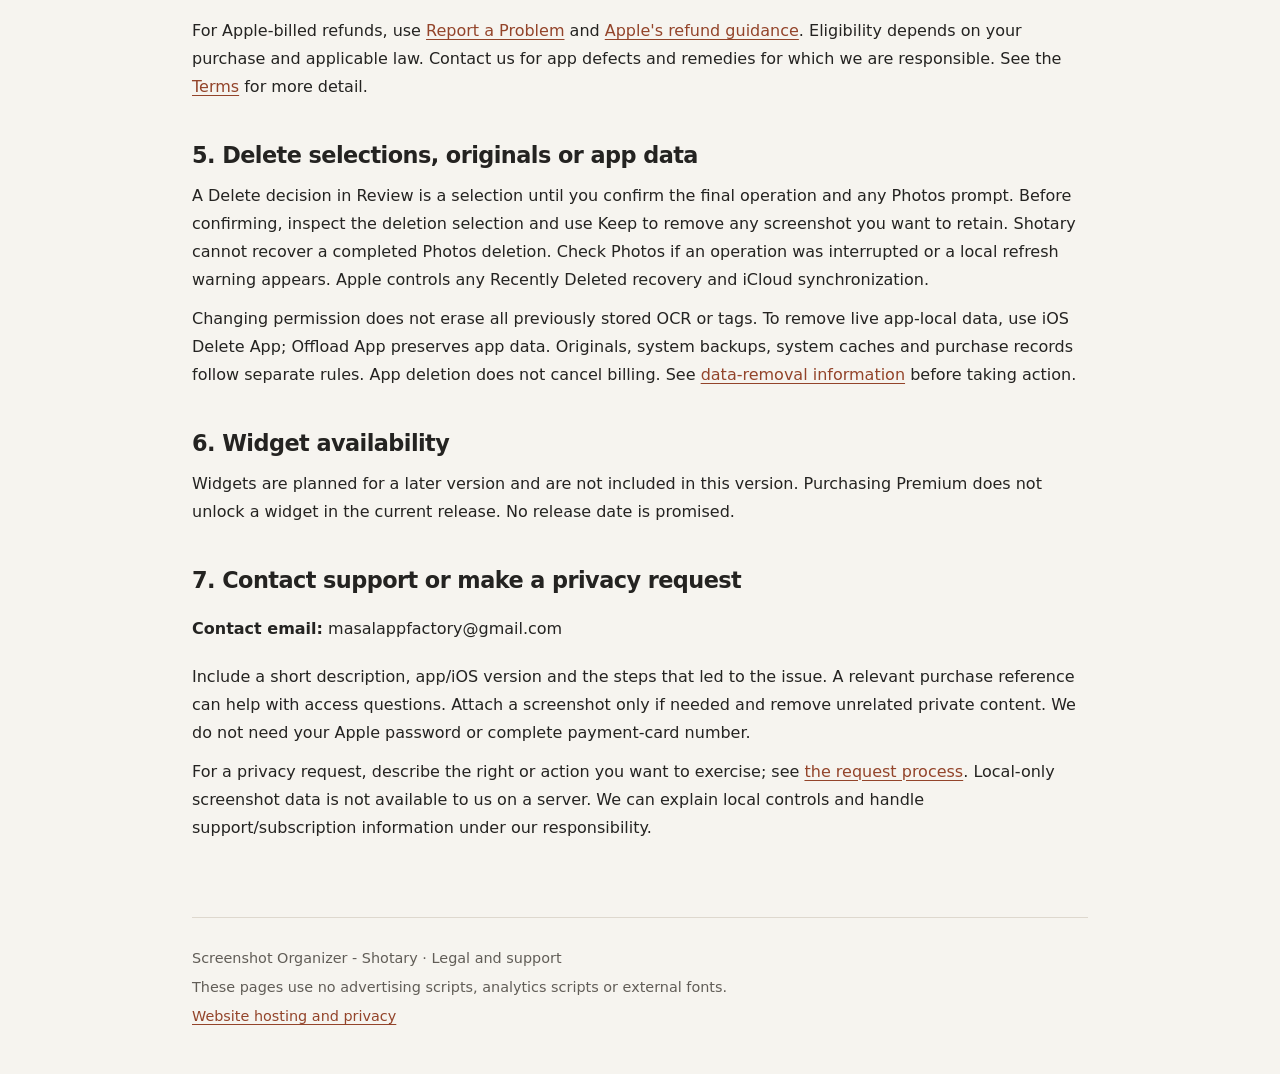
<file: support.html>
<!doctype html>
<html lang="en">
<head>
  <meta charset="utf-8">
  <meta name="viewport" content="width=device-width, initial-scale=1">
  <meta name="description" content="Help for Screenshot Organizer - Shotary: Photos access, organization, Premium, cancellation, data removal.">
  <meta name="referrer" content="no-referrer">
  <meta http-equiv="Content-Security-Policy" content="default-src 'none'; style-src 'self'; img-src 'self' data:; base-uri 'none'; form-action 'none'; object-src 'none'; upgrade-insecure-requests">
  <meta name="color-scheme" content="light">
  <title>Support | Screenshot Organizer - Shotary</title>
  <link rel="stylesheet" href="assets/legal.css">
</head>
<body>
  <a class="skip-link" href="#main">Skip to content</a>
  <header class="site-header">
    <a class="brand" href="index.html">Screenshot Organizer - Shotary</a>
    <nav aria-label="Legal pages"><a href="index.html">Legal</a><a href="terms-of-use.html">Terms of Use</a><a href="privacy-policy.html">Privacy Policy</a><a href="support.html" aria-current="page">Support</a></nav>
  </header>
  <main id="main"><p class="eyebrow">Screenshot Organizer - Shotary</p><h1>Support</h1><p class="updated">Effective date and last updated: <time datetime="2026-10-18">October 18, 2026</time></p><p>Find help with common questions below. The Terms and Privacy Policy explain the corresponding rights and data practices.</p><details class="toc"><summary>Contents</summary><ol><li><a href="#photos">No screenshots or limited Photos access</a></li><li><a href="#organization">Categories, search and New</a></li><li><a href="#purchases">Purchases and Restore</a></li><li><a href="#cancellation">Cancel a subscription or request a refund</a></li><li><a href="#deletion">Delete selections, originals or app data</a></li><li><a href="#widgets">Widget availability</a></li><li><a href="#contact">Contact support or make a privacy request</a></li></ol></details><section id="photos"><h2>1. No screenshots or limited Photos access</h2>
<p>Shotary organizes screenshots, not every image in Photos. If you chose limited access, make sure your selected items include screenshots. Use the app's selection-management action when available, or change Shotary's Photos access in iOS Settings. Denied or restricted access can prevent discovery; restrictions managed by a parent or organization may need to be changed by that administrator.</p>
<p>An iCloud-only screenshot may need a network connection before it can be displayed or analyzed. Reconnect and use the available retry action for a failed download. Limited access with no screenshots is an empty selection, not proof that your full Photos library has no screenshots.</p>
</section><section id="organization"><h2>2. Categories, search and New</h2>
<p>Automatic categories, text, tags and extracted details can be incorrect. Where available, open a screenshot's details to change its category or add/remove tags. Check the original before opening a recognized link or relying on a date or price. Manual categories and tag edits are saved locally.</p>
<p>New means not yet viewed in Shotary; it is not limited to screenshots taken today. The app checks accessible content when opened/refreshed and responds to changes while active. It does not promise instant detection or notifications while closed. Opening New alone does not mark every item seen.</p>
<p>Free access includes All screenshots thumbnails and clear search results. Opening details, categories/Review or New requires a verified Premium entitlement. A scan completed in onboarding does not itself activate Premium.</p>
</section><section id="purchases"><h2>3. Purchases and Restore</h2>
<p>Purchases are available only after subscription products are configured in your app version. Use the actual price and billing period shown by the app and Apple's confirmation sheet. An unavailable or pending product does not mean a purchase succeeded.</p>
<p>If you already bought Premium, use Restore with the Apple Account associated with that purchase and an available connection. Restoration rechecks access; it does not create a new purchase, extend a subscription, or recover local analysis/tags lost when an installation was removed. If access remains incorrect, contact us with the app version and a relevant transaction reference, without your password or complete payment details.</p>
</section><section id="cancellation"><h2>4. Cancel a subscription or request a refund</h2>
<p>Use your Apple Account's Subscriptions controls in iOS Settings or <a href="https://support.apple.com/en-us/118428">Apple's cancellation instructions</a>. Deleting/offloading the app, denying Photos access does not cancel an Apple subscription. Cancel a trial at least 24 hours before it ends where Apple's rule applies; the offer and local law determine access after cancellation.</p>
<p>For Apple-billed refunds, use <a href="https://reportaproblem.apple.com/">Report a Problem</a> and <a href="https://support.apple.com/en-us/118223">Apple's refund guidance</a>. Eligibility depends on your purchase and applicable law. Contact us for app defects and remedies for which we are responsible. See the <a href="terms-of-use.html#cancellation">Terms</a> for more detail.</p>
</section><section id="deletion"><h2>5. Delete selections, originals or app data</h2>
<p>A Delete decision in Review is a selection until you confirm the final operation and any Photos prompt. Before confirming, inspect the deletion selection and use Keep to remove any screenshot you want to retain. Shotary cannot recover a completed Photos deletion. Check Photos if an operation was interrupted or a local refresh warning appears. Apple controls any Recently Deleted recovery and iCloud synchronization.</p>
<p>Changing permission does not erase all previously stored OCR or tags. To remove live app-local data, use iOS Delete App; Offload App preserves app data. Originals, system backups, system caches and purchase records follow separate rules. App deletion does not cancel billing. See <a href="privacy-policy.html#remove-data">data-removal information</a> before taking action.</p>
</section><section id="widgets"><h2>6. Widget availability</h2>
<p>Widgets are planned for a later version and are not included in this version. Purchasing Premium does not unlock a widget in the current release. No release date is promised.</p>
</section><section id="contact"><h2>7. Contact support or make a privacy request</h2>
<p class="contact"><strong>Contact email:</strong> <span data-contact-email class="email-slot">masalappfactory@gmail.com</span></p>
<p>Include a short description, app/iOS version and the steps that led to the issue. A relevant purchase reference can help with access questions. Attach a screenshot only if needed and remove unrelated private content. We do not need your Apple password or complete payment-card number.</p>
<p>For a privacy request, describe the right or action you want to exercise; see <a href="privacy-policy.html#rights">the request process</a>. Local-only screenshot data is not available to us on a server. We can explain local controls and handle support/subscription information under our responsibility.</p>
</section></main>
  <footer class="site-footer">
    <p>Screenshot Organizer - Shotary · Legal and support</p>
    <p>These pages use no advertising scripts, analytics scripts or external fonts.</p>
    <p><a href="privacy-policy.html#website">Website hosting and privacy</a></p>
  </footer>
</body>
</html>
</file>
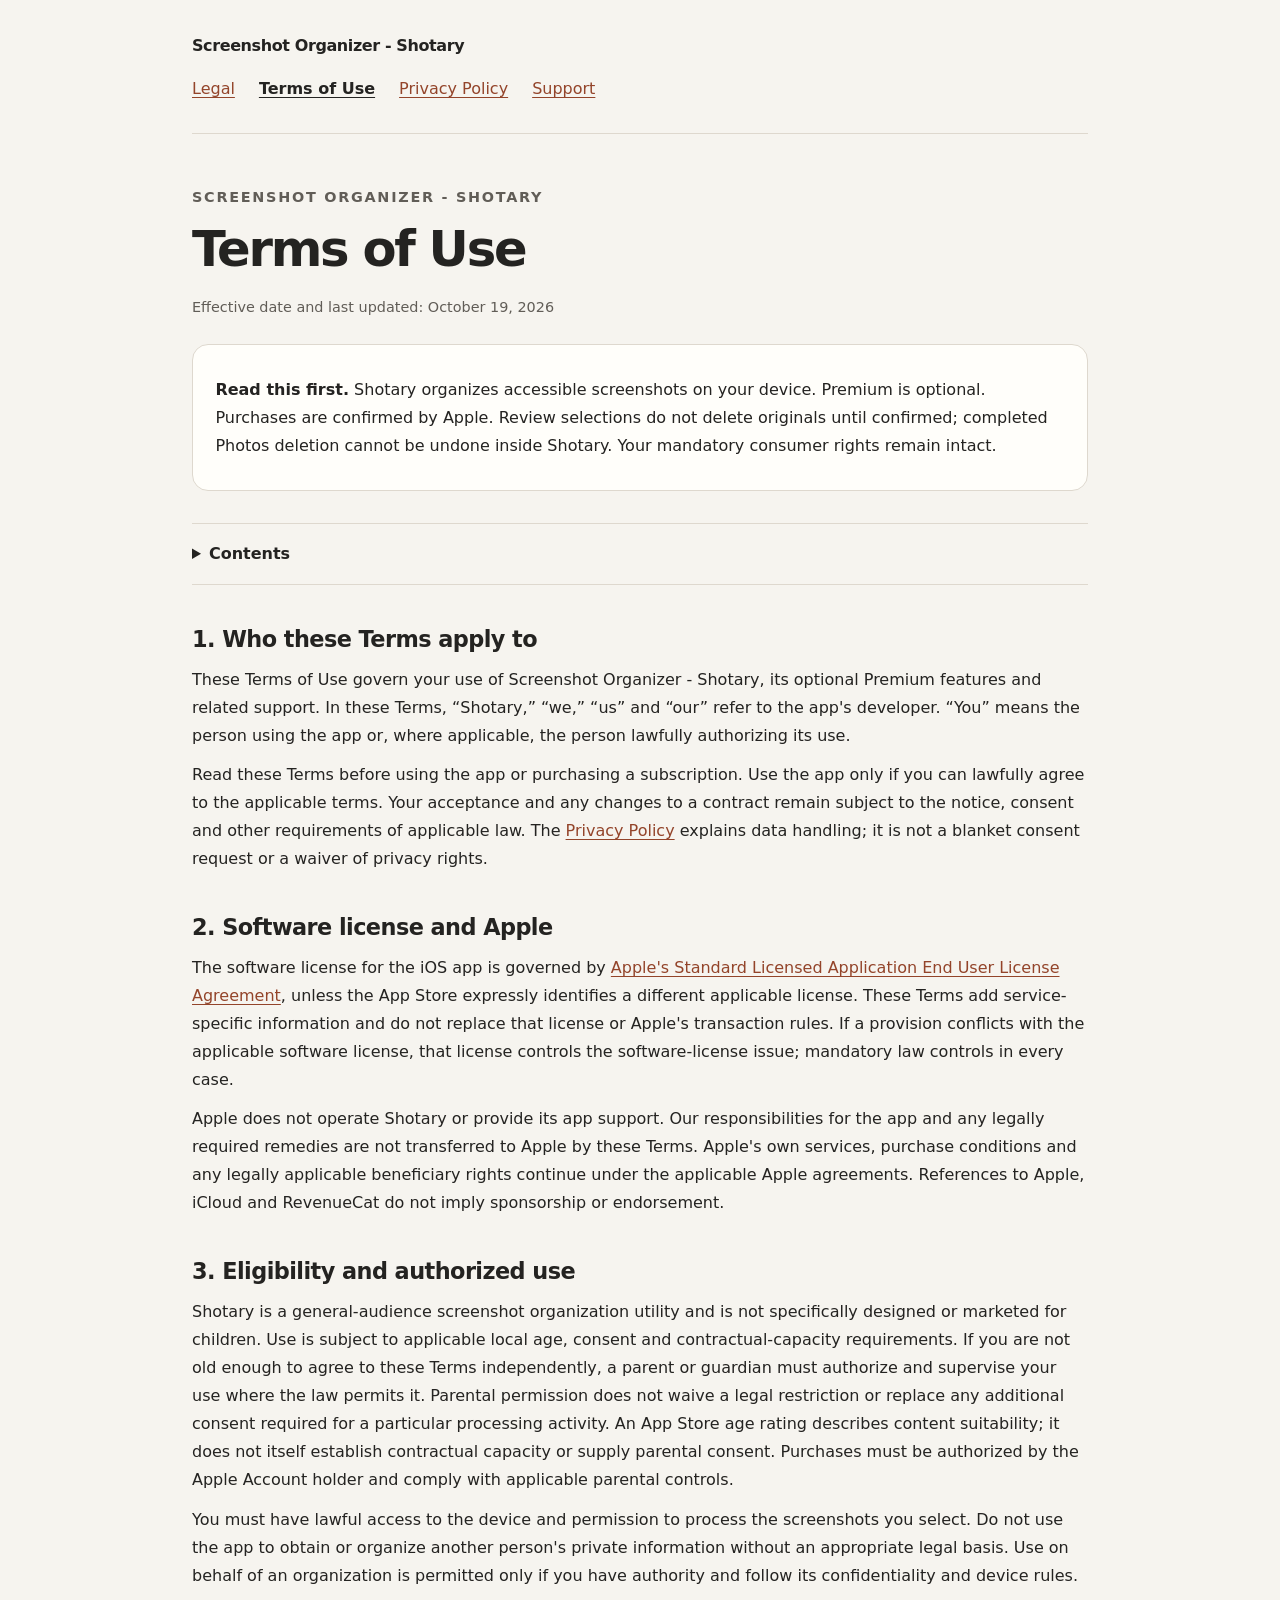
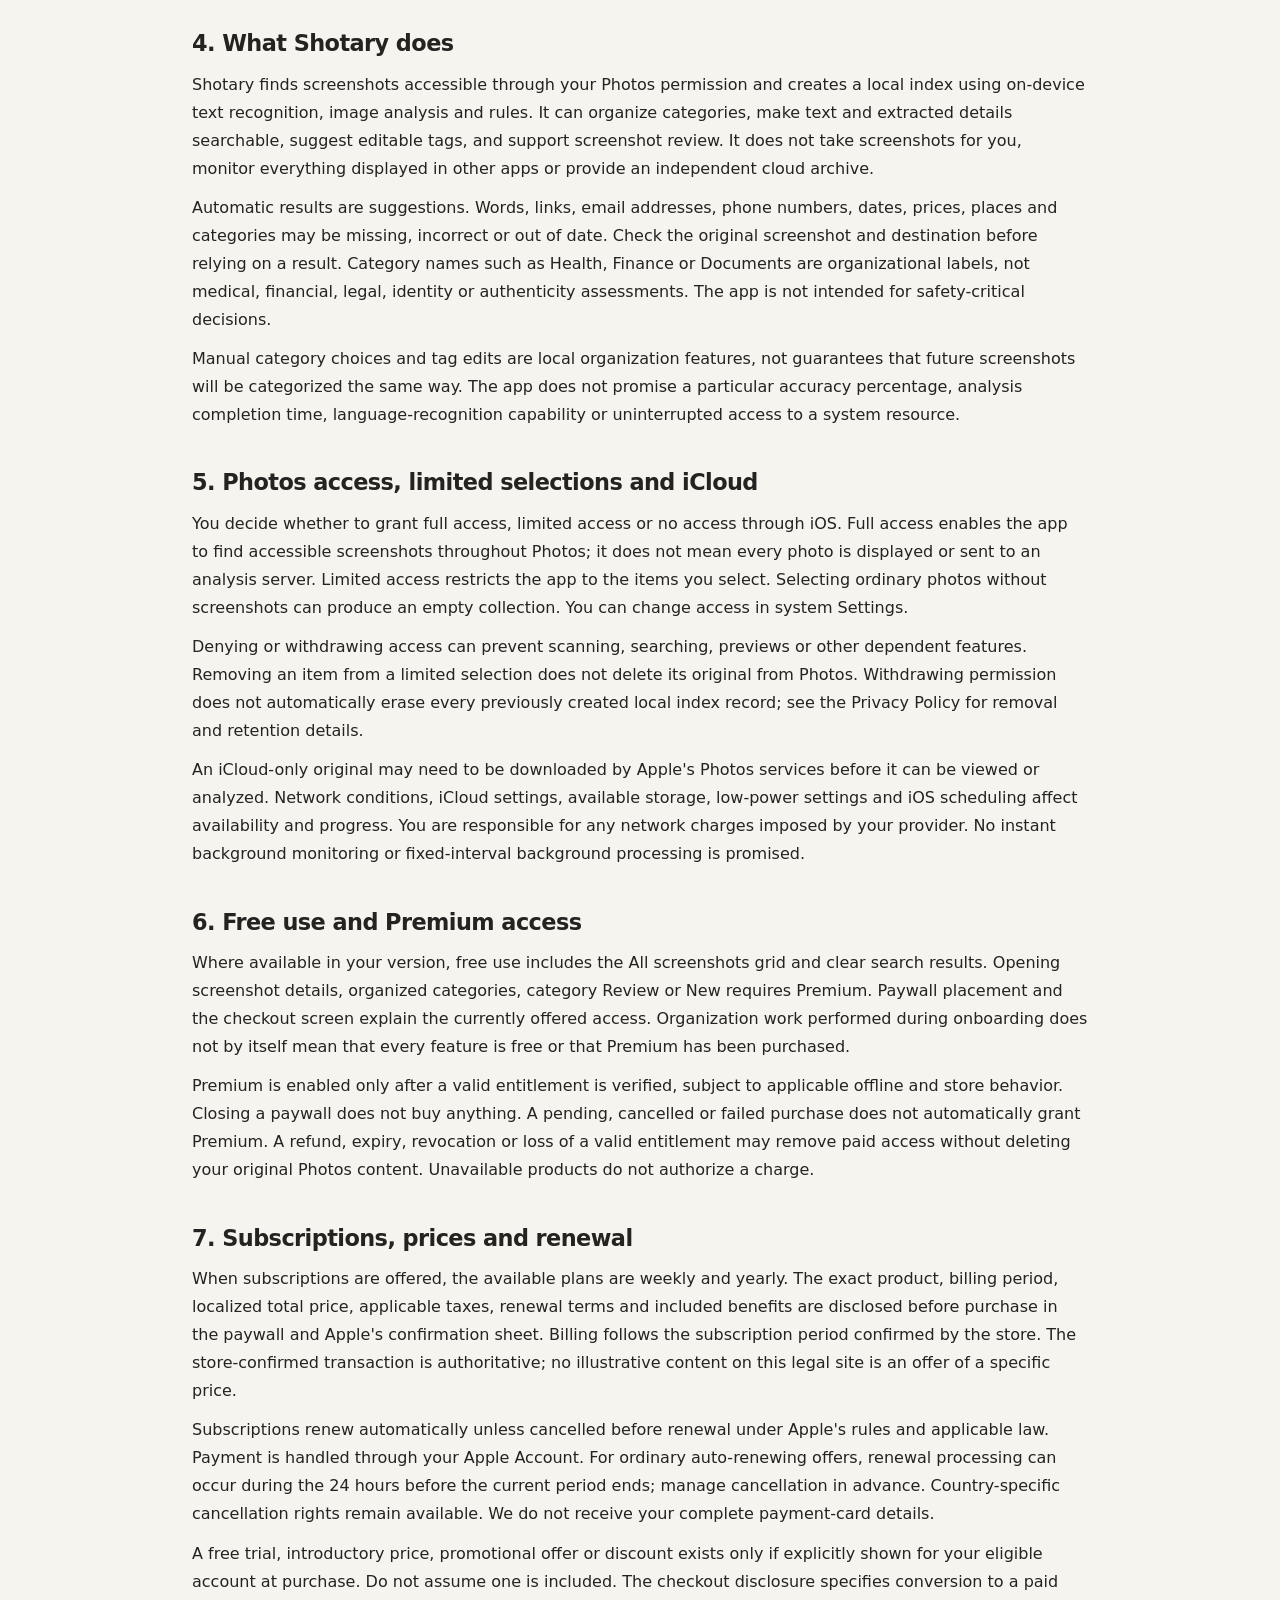
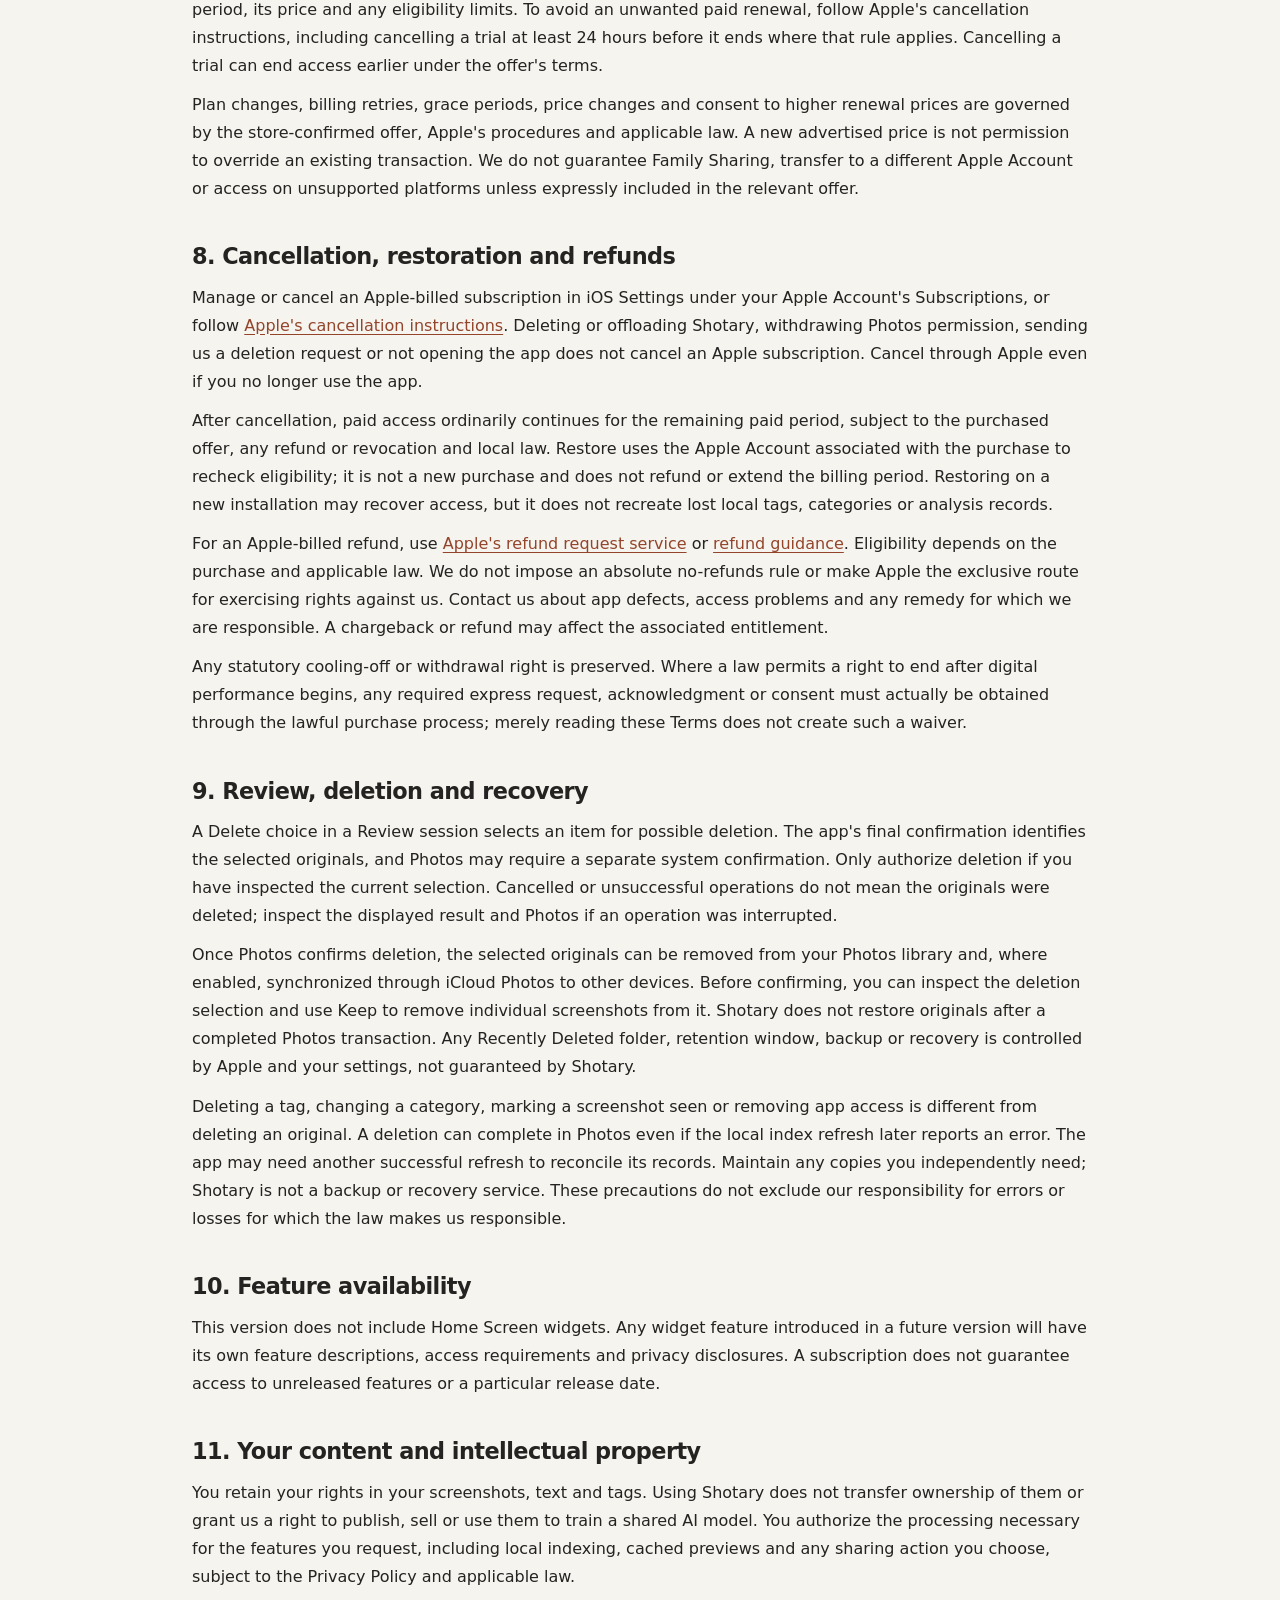
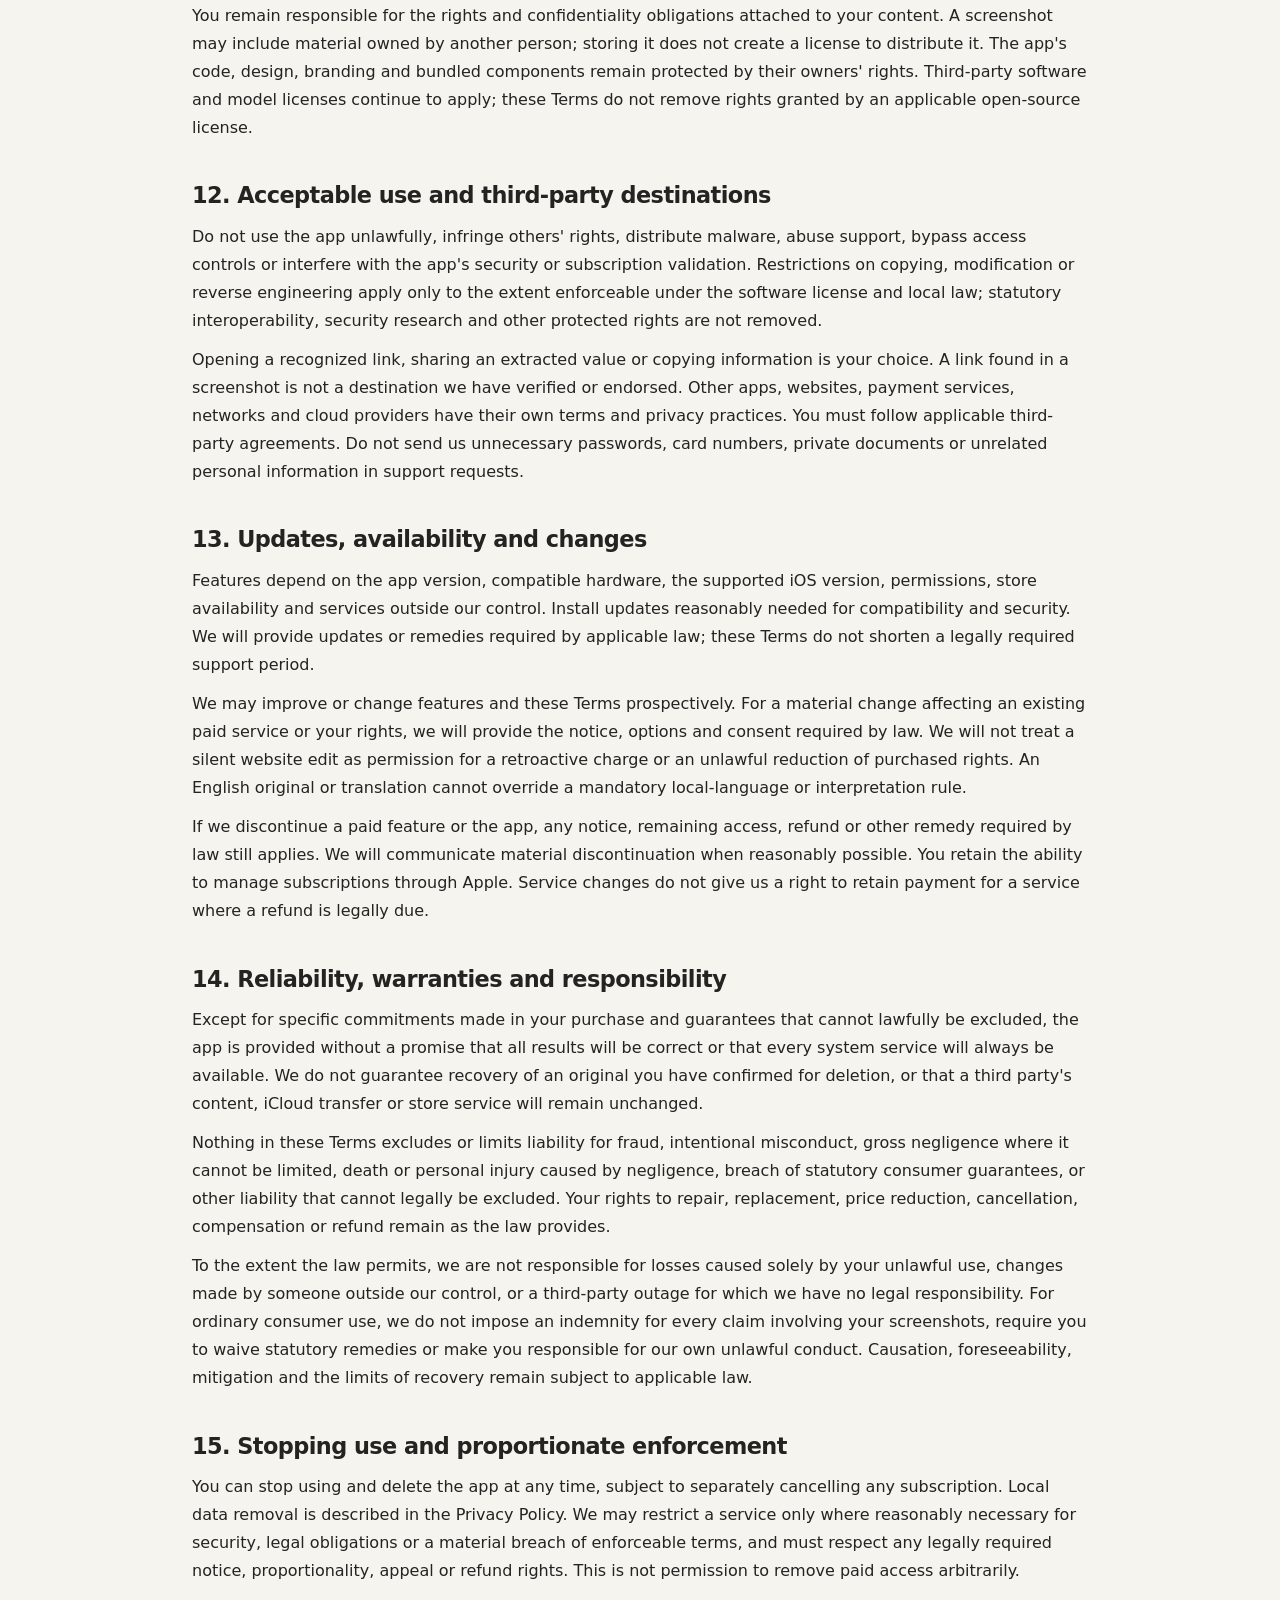
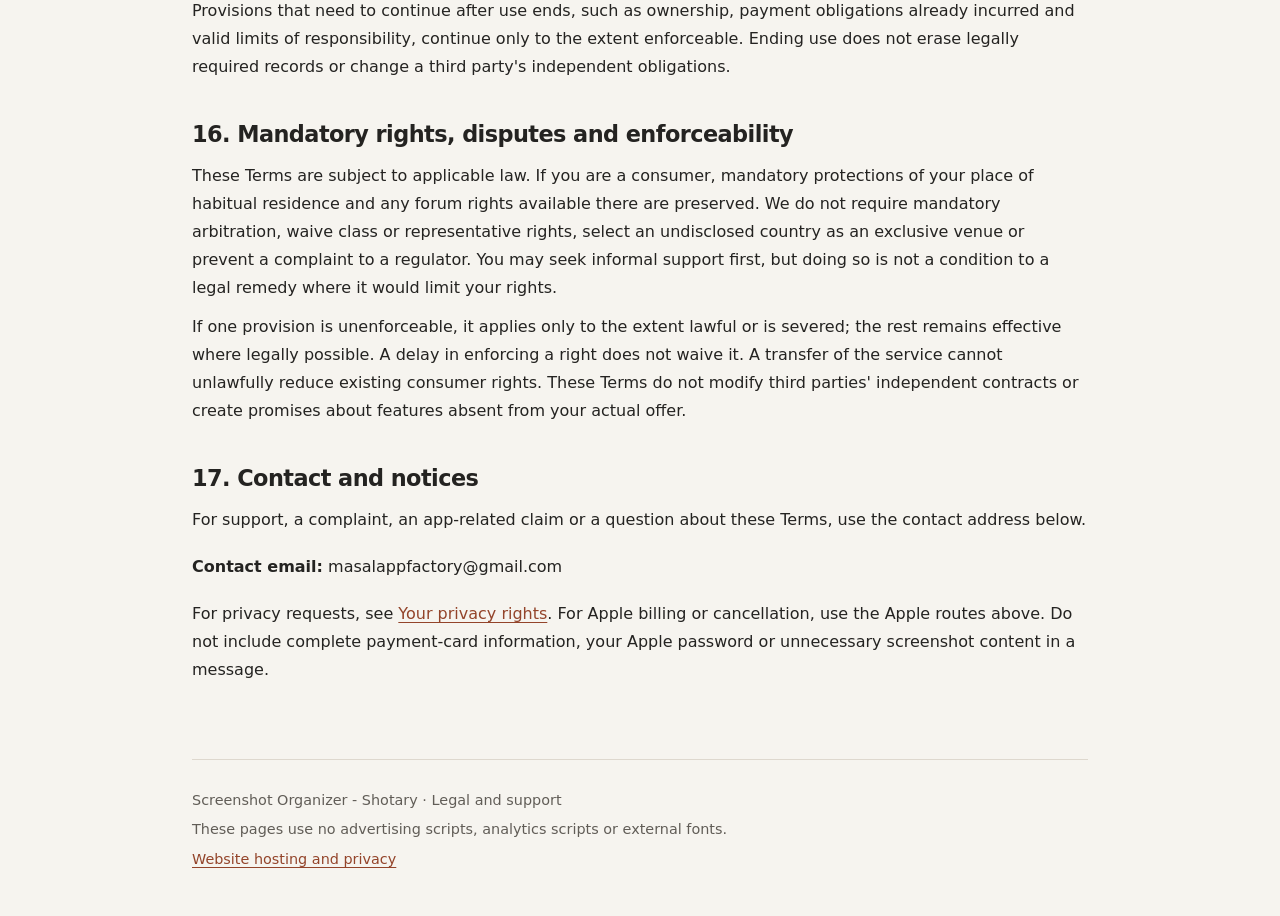
<file: terms-of-use.html>
<!doctype html>
<html lang="en">
<head>
  <meta charset="utf-8">
  <meta name="viewport" content="width=device-width, initial-scale=1">
  <meta name="description" content="Terms for Screenshot Organizer - Shotary: app use, subscriptions, Photos permissions, review and deletion, support and consumer rights.">
  <meta name="referrer" content="no-referrer">
  <meta http-equiv="Content-Security-Policy" content="default-src 'none'; style-src 'self'; img-src 'self' data:; base-uri 'none'; form-action 'none'; object-src 'none'; upgrade-insecure-requests">
  <meta name="color-scheme" content="light">
  <title>Terms of Use | Screenshot Organizer - Shotary</title>
  <link rel="stylesheet" href="assets/legal.css">
</head>
<body>
  <a class="skip-link" href="#main">Skip to content</a>
  <header class="site-header">
    <a class="brand" href="index.html">Screenshot Organizer - Shotary</a>
    <nav aria-label="Legal pages"><a href="index.html">Legal</a><a href="terms-of-use.html" aria-current="page">Terms of Use</a><a href="privacy-policy.html">Privacy Policy</a><a href="support.html">Support</a></nav>
  </header>
  <main id="main"><p class="eyebrow">Screenshot Organizer - Shotary</p><h1>Terms of Use</h1><p class="updated">Effective date and last updated: <time datetime="2026-10-19">October 19, 2026</time></p>
<div class="summary"><p><strong>Read this first.</strong> Shotary organizes accessible screenshots on your device. Premium is optional. Purchases are confirmed by Apple. Review selections do not delete originals until confirmed; completed Photos deletion cannot be undone inside Shotary. Your mandatory consumer rights remain intact.</p></div>
<details class="toc"><summary>Contents</summary><ol><li><a href="#agreement">Who these Terms apply to</a></li><li><a href="#apple-license">Software license and Apple</a></li><li><a href="#eligibility">Eligibility and authorized use</a></li><li><a href="#service">What Shotary does</a></li><li><a href="#photos">Photos access, limited selections and iCloud</a></li><li><a href="#free-premium">Free use and Premium access</a></li><li><a href="#subscriptions">Subscriptions, prices and renewal</a></li><li><a href="#cancellation">Cancellation, restoration and refunds</a></li><li><a href="#deletion">Review, deletion and recovery</a></li><li><a href="#widgets">Feature availability</a></li><li><a href="#your-content">Your content and intellectual property</a></li><li><a href="#acceptable-use">Acceptable use and third-party destinations</a></li><li><a href="#updates">Updates, availability and changes</a></li><li><a href="#warranties">Reliability, warranties and responsibility</a></li><li><a href="#termination">Stopping use and proportionate enforcement</a></li><li><a href="#consumer-rights">Mandatory rights, disputes and enforceability</a></li><li><a href="#contact">Contact and notices</a></li></ol></details><section id="agreement"><h2>1. Who these Terms apply to</h2>
<p>These Terms of Use govern your use of Screenshot Organizer - Shotary, its optional Premium features and related support. In these Terms, “Shotary,” “we,” “us” and “our” refer to the app's developer. “You” means the person using the app or, where applicable, the person lawfully authorizing its use.</p>
<p>Read these Terms before using the app or purchasing a subscription. Use the app only if you can lawfully agree to the applicable terms. Your acceptance and any changes to a contract remain subject to the notice, consent and other requirements of applicable law. The <a href="privacy-policy.html">Privacy Policy</a> explains data handling; it is not a blanket consent request or a waiver of privacy rights.</p>
</section><section id="apple-license"><h2>2. Software license and Apple</h2>
<p>The software license for the iOS app is governed by <a href="https://www.apple.com/legal/internet-services/itunes/dev/stdeula/">Apple's Standard Licensed Application End User License Agreement</a>, unless the App Store expressly identifies a different applicable license. These Terms add service-specific information and do not replace that license or Apple's transaction rules. If a provision conflicts with the applicable software license, that license controls the software-license issue; mandatory law controls in every case.</p>
<p>Apple does not operate Shotary or provide its app support. Our responsibilities for the app and any legally required remedies are not transferred to Apple by these Terms. Apple's own services, purchase conditions and any legally applicable beneficiary rights continue under the applicable Apple agreements. References to Apple, iCloud and RevenueCat do not imply sponsorship or endorsement.</p>
</section><section id="eligibility"><h2>3. Eligibility and authorized use</h2>
<p>Shotary is a general-audience screenshot organization utility and is not specifically designed or marketed for children. Use is subject to applicable local age, consent and contractual-capacity requirements. If you are not old enough to agree to these Terms independently, a parent or guardian must authorize and supervise your use where the law permits it. Parental permission does not waive a legal restriction or replace any additional consent required for a particular processing activity. An App Store age rating describes content suitability; it does not itself establish contractual capacity or supply parental consent. Purchases must be authorized by the Apple Account holder and comply with applicable parental controls.</p>
<p>You must have lawful access to the device and permission to process the screenshots you select. Do not use the app to obtain or organize another person's private information without an appropriate legal basis. Use on behalf of an organization is permitted only if you have authority and follow its confidentiality and device rules.</p>
</section><section id="service"><h2>4. What Shotary does</h2>
<p>Shotary finds screenshots accessible through your Photos permission and creates a local index using on-device text recognition, image analysis and rules. It can organize categories, make text and extracted details searchable, suggest editable tags, and support screenshot review. It does not take screenshots for you, monitor everything displayed in other apps or provide an independent cloud archive.</p>
<p>Automatic results are suggestions. Words, links, email addresses, phone numbers, dates, prices, places and categories may be missing, incorrect or out of date. Check the original screenshot and destination before relying on a result. Category names such as Health, Finance or Documents are organizational labels, not medical, financial, legal, identity or authenticity assessments. The app is not intended for safety-critical decisions.</p>
<p>Manual category choices and tag edits are local organization features, not guarantees that future screenshots will be categorized the same way. The app does not promise a particular accuracy percentage, analysis completion time, language-recognition capability or uninterrupted access to a system resource.</p>
</section><section id="photos"><h2>5. Photos access, limited selections and iCloud</h2>
<p>You decide whether to grant full access, limited access or no access through iOS. Full access enables the app to find accessible screenshots throughout Photos; it does not mean every photo is displayed or sent to an analysis server. Limited access restricts the app to the items you select. Selecting ordinary photos without screenshots can produce an empty collection. You can change access in system Settings.</p>
<p>Denying or withdrawing access can prevent scanning, searching, previews or other dependent features. Removing an item from a limited selection does not delete its original from Photos. Withdrawing permission does not automatically erase every previously created local index record; see the Privacy Policy for removal and retention details.</p>
<p>An iCloud-only original may need to be downloaded by Apple's Photos services before it can be viewed or analyzed. Network conditions, iCloud settings, available storage, low-power settings and iOS scheduling affect availability and progress. You are responsible for any network charges imposed by your provider. No instant background monitoring or fixed-interval background processing is promised.</p>
</section><section id="free-premium"><h2>6. Free use and Premium access</h2>
<p>Where available in your version, free use includes the All screenshots grid and clear search results. Opening screenshot details, organized categories, category Review or New requires Premium. Paywall placement and the checkout screen explain the currently offered access. Organization work performed during onboarding does not by itself mean that every feature is free or that Premium has been purchased.</p>
<p>Premium is enabled only after a valid entitlement is verified, subject to applicable offline and store behavior. Closing a paywall does not buy anything. A pending, cancelled or failed purchase does not automatically grant Premium. A refund, expiry, revocation or loss of a valid entitlement may remove paid access without deleting your original Photos content. Unavailable products do not authorize a charge.</p>
</section><section id="subscriptions"><h2>7. Subscriptions, prices and renewal</h2>
<p>When subscriptions are offered, the available plans are weekly and yearly. The exact product, billing period, localized total price, applicable taxes, renewal terms and included benefits are disclosed before purchase in the paywall and Apple's confirmation sheet. Billing follows the subscription period confirmed by the store. The store-confirmed transaction is authoritative; no illustrative content on this legal site is an offer of a specific price.</p>
<p>Subscriptions renew automatically unless cancelled before renewal under Apple's rules and applicable law. Payment is handled through your Apple Account. For ordinary auto-renewing offers, renewal processing can occur during the 24 hours before the current period ends; manage cancellation in advance. Country-specific cancellation rights remain available. We do not receive your complete payment-card details.</p>
<p>A free trial, introductory price, promotional offer or discount exists only if explicitly shown for your eligible account at purchase. Do not assume one is included. The checkout disclosure specifies conversion to a paid period, its price and any eligibility limits. To avoid an unwanted paid renewal, follow Apple's cancellation instructions, including cancelling a trial at least 24 hours before it ends where that rule applies. Cancelling a trial can end access earlier under the offer's terms.</p>
<p>Plan changes, billing retries, grace periods, price changes and consent to higher renewal prices are governed by the store-confirmed offer, Apple's procedures and applicable law. A new advertised price is not permission to override an existing transaction. We do not guarantee Family Sharing, transfer to a different Apple Account or access on unsupported platforms unless expressly included in the relevant offer.</p>
</section><section id="cancellation"><h2>8. Cancellation, restoration and refunds</h2>
<p>Manage or cancel an Apple-billed subscription in iOS Settings under your Apple Account's Subscriptions, or follow <a href="https://support.apple.com/en-us/118428">Apple's cancellation instructions</a>. Deleting or offloading Shotary, withdrawing Photos permission, sending us a deletion request or not opening the app does not cancel an Apple subscription. Cancel through Apple even if you no longer use the app.</p>
<p>After cancellation, paid access ordinarily continues for the remaining paid period, subject to the purchased offer, any refund or revocation and local law. Restore uses the Apple Account associated with the purchase to recheck eligibility; it is not a new purchase and does not refund or extend the billing period. Restoring on a new installation may recover access, but it does not recreate lost local tags, categories or analysis records.</p>
<p>For an Apple-billed refund, use <a href="https://reportaproblem.apple.com/">Apple's refund request service</a> or <a href="https://support.apple.com/en-us/118223">refund guidance</a>. Eligibility depends on the purchase and applicable law. We do not impose an absolute no-refunds rule or make Apple the exclusive route for exercising rights against us. Contact us about app defects, access problems and any remedy for which we are responsible. A chargeback or refund may affect the associated entitlement.</p>
<p>Any statutory cooling-off or withdrawal right is preserved. Where a law permits a right to end after digital performance begins, any required express request, acknowledgment or consent must actually be obtained through the lawful purchase process; merely reading these Terms does not create such a waiver.</p>
</section><section id="deletion"><h2>9. Review, deletion and recovery</h2>
<p>A Delete choice in a Review session selects an item for possible deletion. The app's final confirmation identifies the selected originals, and Photos may require a separate system confirmation. Only authorize deletion if you have inspected the current selection. Cancelled or unsuccessful operations do not mean the originals were deleted; inspect the displayed result and Photos if an operation was interrupted.</p>
<p>Once Photos confirms deletion, the selected originals can be removed from your Photos library and, where enabled, synchronized through iCloud Photos to other devices. Before confirming, you can inspect the deletion selection and use Keep to remove individual screenshots from it. Shotary does not restore originals after a completed Photos transaction. Any Recently Deleted folder, retention window, backup or recovery is controlled by Apple and your settings, not guaranteed by Shotary.</p>
<p>Deleting a tag, changing a category, marking a screenshot seen or removing app access is different from deleting an original. A deletion can complete in Photos even if the local index refresh later reports an error. The app may need another successful refresh to reconcile its records. Maintain any copies you independently need; Shotary is not a backup or recovery service. These precautions do not exclude our responsibility for errors or losses for which the law makes us responsible.</p>
</section><section id="widgets"><h2>10. Feature availability</h2>
<p>This version does not include Home Screen widgets. Any widget feature introduced in a future version will have its own feature descriptions, access requirements and privacy disclosures. A subscription does not guarantee access to unreleased features or a particular release date.</p>
</section><section id="your-content"><h2>11. Your content and intellectual property</h2>
<p>You retain your rights in your screenshots, text and tags. Using Shotary does not transfer ownership of them or grant us a right to publish, sell or use them to train a shared AI model. You authorize the processing necessary for the features you request, including local indexing, cached previews and any sharing action you choose, subject to the Privacy Policy and applicable law.</p>
<p>You remain responsible for the rights and confidentiality obligations attached to your content. A screenshot may include material owned by another person; storing it does not create a license to distribute it. The app's code, design, branding and bundled components remain protected by their owners' rights. Third-party software and model licenses continue to apply; these Terms do not remove rights granted by an applicable open-source license.</p>
</section><section id="acceptable-use"><h2>12. Acceptable use and third-party destinations</h2>
<p>Do not use the app unlawfully, infringe others' rights, distribute malware, abuse support, bypass access controls or interfere with the app's security or subscription validation. Restrictions on copying, modification or reverse engineering apply only to the extent enforceable under the software license and local law; statutory interoperability, security research and other protected rights are not removed.</p>
<p>Opening a recognized link, sharing an extracted value or copying information is your choice. A link found in a screenshot is not a destination we have verified or endorsed. Other apps, websites, payment services, networks and cloud providers have their own terms and privacy practices. You must follow applicable third-party agreements. Do not send us unnecessary passwords, card numbers, private documents or unrelated personal information in support requests.</p>
</section><section id="updates"><h2>13. Updates, availability and changes</h2>
<p>Features depend on the app version, compatible hardware, the supported iOS version, permissions, store availability and services outside our control. Install updates reasonably needed for compatibility and security. We will provide updates or remedies required by applicable law; these Terms do not shorten a legally required support period.</p>
<p>We may improve or change features and these Terms prospectively. For a material change affecting an existing paid service or your rights, we will provide the notice, options and consent required by law. We will not treat a silent website edit as permission for a retroactive charge or an unlawful reduction of purchased rights. An English original or translation cannot override a mandatory local-language or interpretation rule.</p>
<p>If we discontinue a paid feature or the app, any notice, remaining access, refund or other remedy required by law still applies. We will communicate material discontinuation when reasonably possible. You retain the ability to manage subscriptions through Apple. Service changes do not give us a right to retain payment for a service where a refund is legally due.</p>
</section><section id="warranties"><h2>14. Reliability, warranties and responsibility</h2>
<p>Except for specific commitments made in your purchase and guarantees that cannot lawfully be excluded, the app is provided without a promise that all results will be correct or that every system service will always be available. We do not guarantee recovery of an original you have confirmed for deletion, or that a third party's content, iCloud transfer or store service will remain unchanged.</p>
<p>Nothing in these Terms excludes or limits liability for fraud, intentional misconduct, gross negligence where it cannot be limited, death or personal injury caused by negligence, breach of statutory consumer guarantees, or other liability that cannot legally be excluded. Your rights to repair, replacement, price reduction, cancellation, compensation or refund remain as the law provides.</p>
<p>To the extent the law permits, we are not responsible for losses caused solely by your unlawful use, changes made by someone outside our control, or a third-party outage for which we have no legal responsibility. For ordinary consumer use, we do not impose an indemnity for every claim involving your screenshots, require you to waive statutory remedies or make you responsible for our own unlawful conduct. Causation, foreseeability, mitigation and the limits of recovery remain subject to applicable law.</p>
</section><section id="termination"><h2>15. Stopping use and proportionate enforcement</h2>
<p>You can stop using and delete the app at any time, subject to separately cancelling any subscription. Local data removal is described in the Privacy Policy. We may restrict a service only where reasonably necessary for security, legal obligations or a material breach of enforceable terms, and must respect any legally required notice, proportionality, appeal or refund rights. This is not permission to remove paid access arbitrarily.</p>
<p>Provisions that need to continue after use ends, such as ownership, payment obligations already incurred and valid limits of responsibility, continue only to the extent enforceable. Ending use does not erase legally required records or change a third party's independent obligations.</p>
</section><section id="consumer-rights"><h2>16. Mandatory rights, disputes and enforceability</h2>
<p>These Terms are subject to applicable law. If you are a consumer, mandatory protections of your place of habitual residence and any forum rights available there are preserved. We do not require mandatory arbitration, waive class or representative rights, select an undisclosed country as an exclusive venue or prevent a complaint to a regulator. You may seek informal support first, but doing so is not a condition to a legal remedy where it would limit your rights.</p>
<p>If one provision is unenforceable, it applies only to the extent lawful or is severed; the rest remains effective where legally possible. A delay in enforcing a right does not waive it. A transfer of the service cannot unlawfully reduce existing consumer rights. These Terms do not modify third parties' independent contracts or create promises about features absent from your actual offer.</p>
</section><section id="contact"><h2>17. Contact and notices</h2>
<p>For support, a complaint, an app-related claim or a question about these Terms, use the contact address below.</p>
<p class="contact"><strong>Contact email:</strong> <span data-contact-email class="email-slot">masalappfactory@gmail.com</span></p>
<p>For privacy requests, see <a href="privacy-policy.html#rights">Your privacy rights</a>. For Apple billing or cancellation, use the Apple routes above. Do not include complete payment-card information, your Apple password or unnecessary screenshot content in a message.</p>
</section></main>
  <footer class="site-footer">
    <p>Screenshot Organizer - Shotary · Legal and support</p>
    <p>These pages use no advertising scripts, analytics scripts or external fonts.</p>
    <p><a href="privacy-policy.html#website">Website hosting and privacy</a></p>
  </footer>
</body>
</html>
</file>
<file: assets/legal.css>
:root {
  color-scheme: light;
  --paper: #f6f4ef;
  --surface: #fffefa;
  --ink: #242321;
  --muted: #615d57;
  --accent: #93442a;
  --line: #ded8ce;
}
* { box-sizing: border-box; }
html { scroll-padding-top: 1.5rem; }
body {
  margin: 0;
  color: var(--ink);
  background: var(--paper);
  font: 1rem/1.75 system-ui, -apple-system, BlinkMacSystemFont, "Segoe UI", sans-serif;
  overflow-wrap: anywhere;
}
a { color: var(--accent); text-underline-offset: .2em; }
a:hover { text-decoration-thickness: .13em; }
a:focus-visible, summary:focus-visible { outline: 3px solid var(--accent); outline-offset: 5px; }
.skip-link { position: absolute; top: -6rem; left: 1rem; padding: .7rem; background: var(--surface); }
.skip-link:focus { top: 1rem; }
.site-header, main, .site-footer { width: min(100% - 2.5rem, 56rem); margin-inline: auto; }
.site-header { padding-block: 2rem 1.5rem; border-bottom: 1px solid var(--line); }
.brand { display: block; color: var(--ink); font-weight: 650; text-decoration: none; letter-spacing: -.025em; }
nav { display: flex; flex-wrap: wrap; gap: .2rem 1.5rem; margin-top: .6rem; }
nav a { padding-block: .35rem; }
nav a[aria-current="page"] { color: var(--ink); font-weight: 650; }
main { padding-block: 2.5rem 4rem; }
h1 { font-size: clamp(2.1rem, 5vw, 3.1rem); line-height: 1.2; letter-spacing: -.045em; margin: 0 0 1rem; }
h2 { font-size: 1.4rem; line-height: 1.4; letter-spacing: -.025em; margin: 2.4rem 0 .7rem; }
h3 { font-size: 1.075rem; line-height: 1.5; margin: 1.6rem 0 .4rem; }
p { margin: .7rem 0; }
ul, ol { padding-inline-start: 1.5rem; }
li { margin-block: .35rem; }
.eyebrow, .updated { color: var(--muted); font-size: .9rem; }
.eyebrow { letter-spacing: .12em; text-transform: uppercase; font-weight: 600; margin-bottom: .6rem; }
.summary, .notice { padding: 1.2rem 1.4rem; border: 1px solid var(--line); border-radius: 1rem; background: var(--surface); margin-block: 1.5rem; }
.notice { border-inline-start: 4px solid var(--accent); }
.toc { margin-block: 2rem; border-block: 1px solid var(--line); padding-block: 1rem; }
.toc summary { cursor: pointer; font-weight: 600; }
.toc ol { columns: 2; column-gap: 2rem; }
.toc li { break-inside: avoid; }
.cards { display: grid; grid-template-columns: repeat(auto-fit, minmax(min(100%, 16rem), 1fr)); gap: 1rem; margin-block: 2rem; }
.card { display: block; padding: 1.5rem; border: 1px solid var(--line); border-radius: 1rem; background: var(--surface); color: var(--ink); text-decoration: none; }
.card h2 { margin: 0 0 .5rem; color: var(--accent); }
.card p { margin: 0; color: var(--muted); }
.table-wrap { overflow-x: auto; margin-block: 1rem; }
table { width: 100%; border-collapse: collapse; font-size: .95rem; }
caption { text-align: left; font-weight: 600; margin-block: .5rem; }
th, td { border: 1px solid var(--line); text-align: left; vertical-align: top; padding: .8rem; min-width: 9rem; }
th { background: var(--surface); }
.email-slot:empty { display: inline-block; min-width: min(17rem, 75%); min-height: 1.4em; vertical-align: text-bottom; border-bottom: 1px solid var(--muted); }
.contact { padding-block: .5rem; }
.site-footer { border-top: 1px solid var(--line); padding-block: 1.5rem 2.5rem; font-size: .9rem; color: var(--muted); }
.site-footer p { margin-block: .25rem; }
@media (max-width: 36rem) {
  .site-header, main, .site-footer { width: min(100% - 2rem, 56rem); }
  .toc ol { columns: 1; }
  .summary, .notice { padding: 1rem; }
}
@media print {
  body { background: #fff; color: #000; font-size: 10pt; }
  .site-header, main, .site-footer { width: 100%; }
  .site-header nav, .skip-link, .toc { display: none; }
  main { padding-block: 1rem; }
  section, tr { break-inside: avoid; }
  a { color: #000; }
  h2 { break-after: avoid; }
}
</file>
